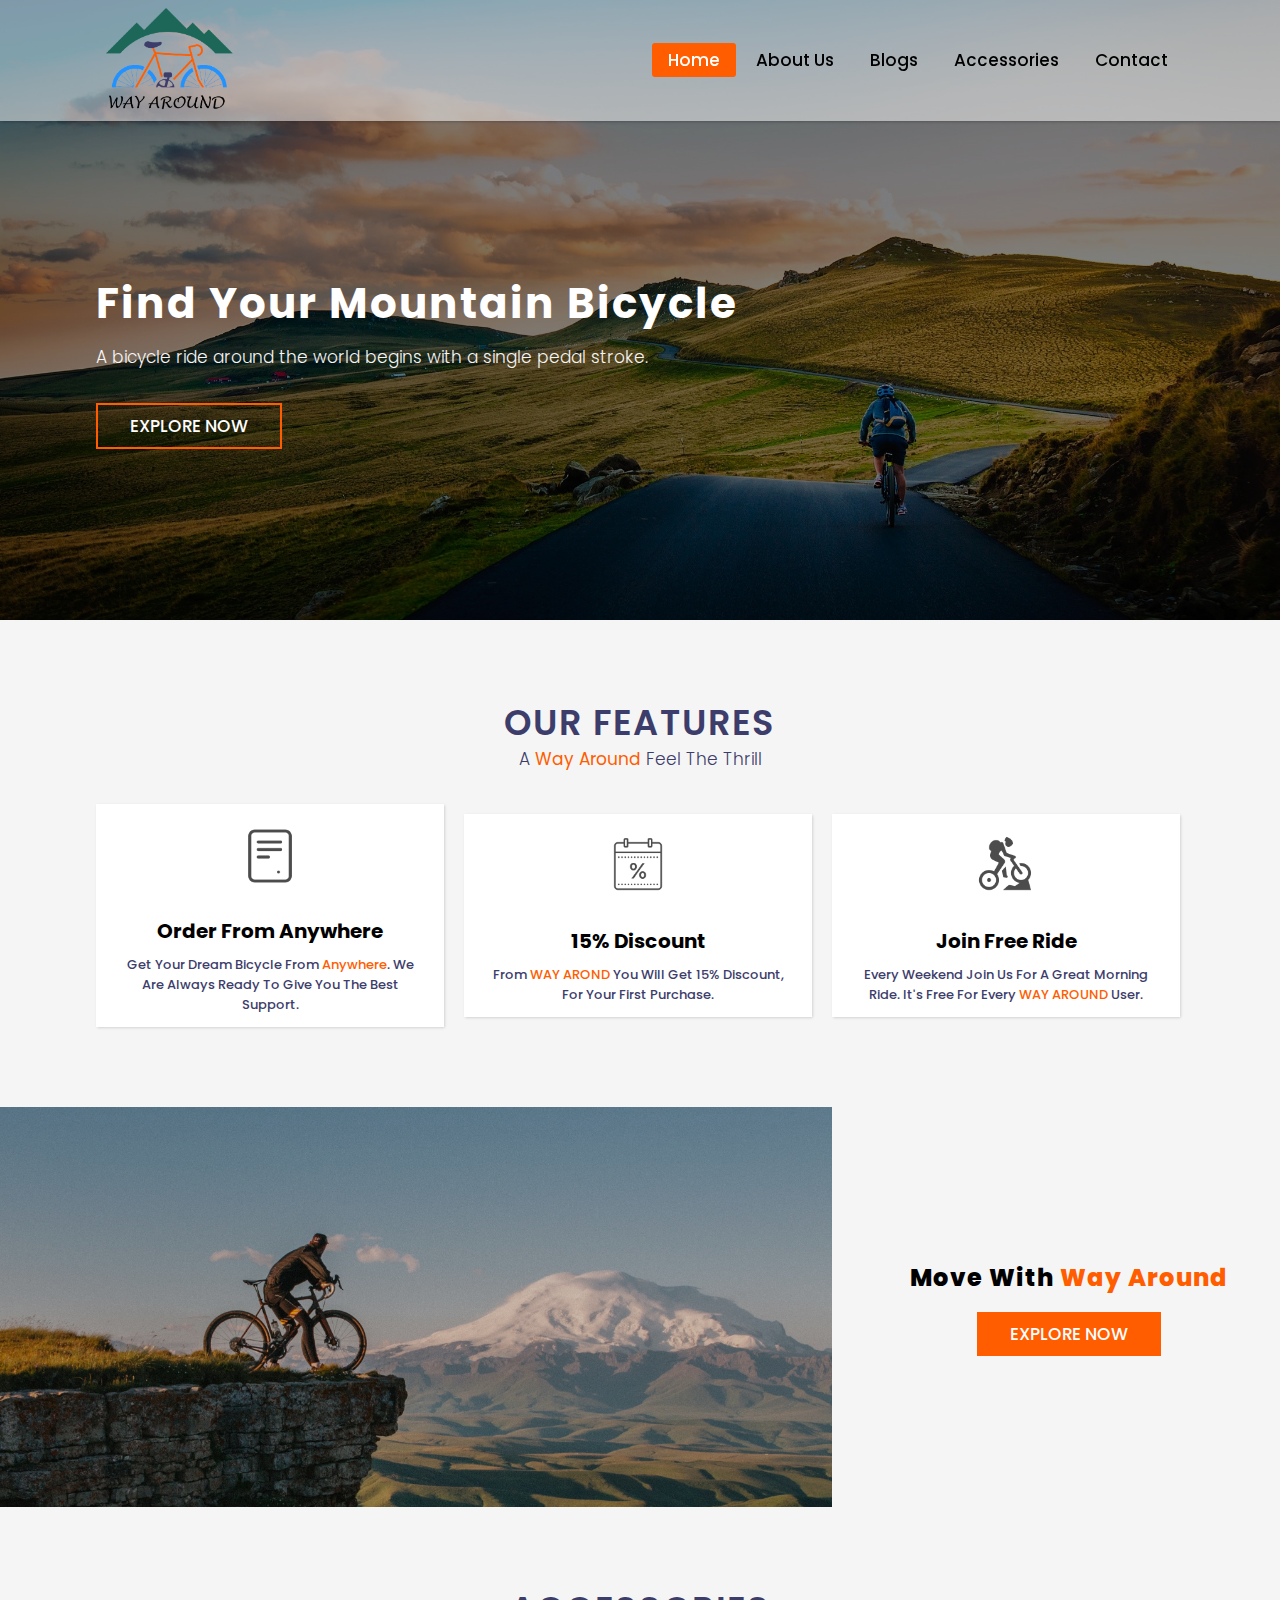
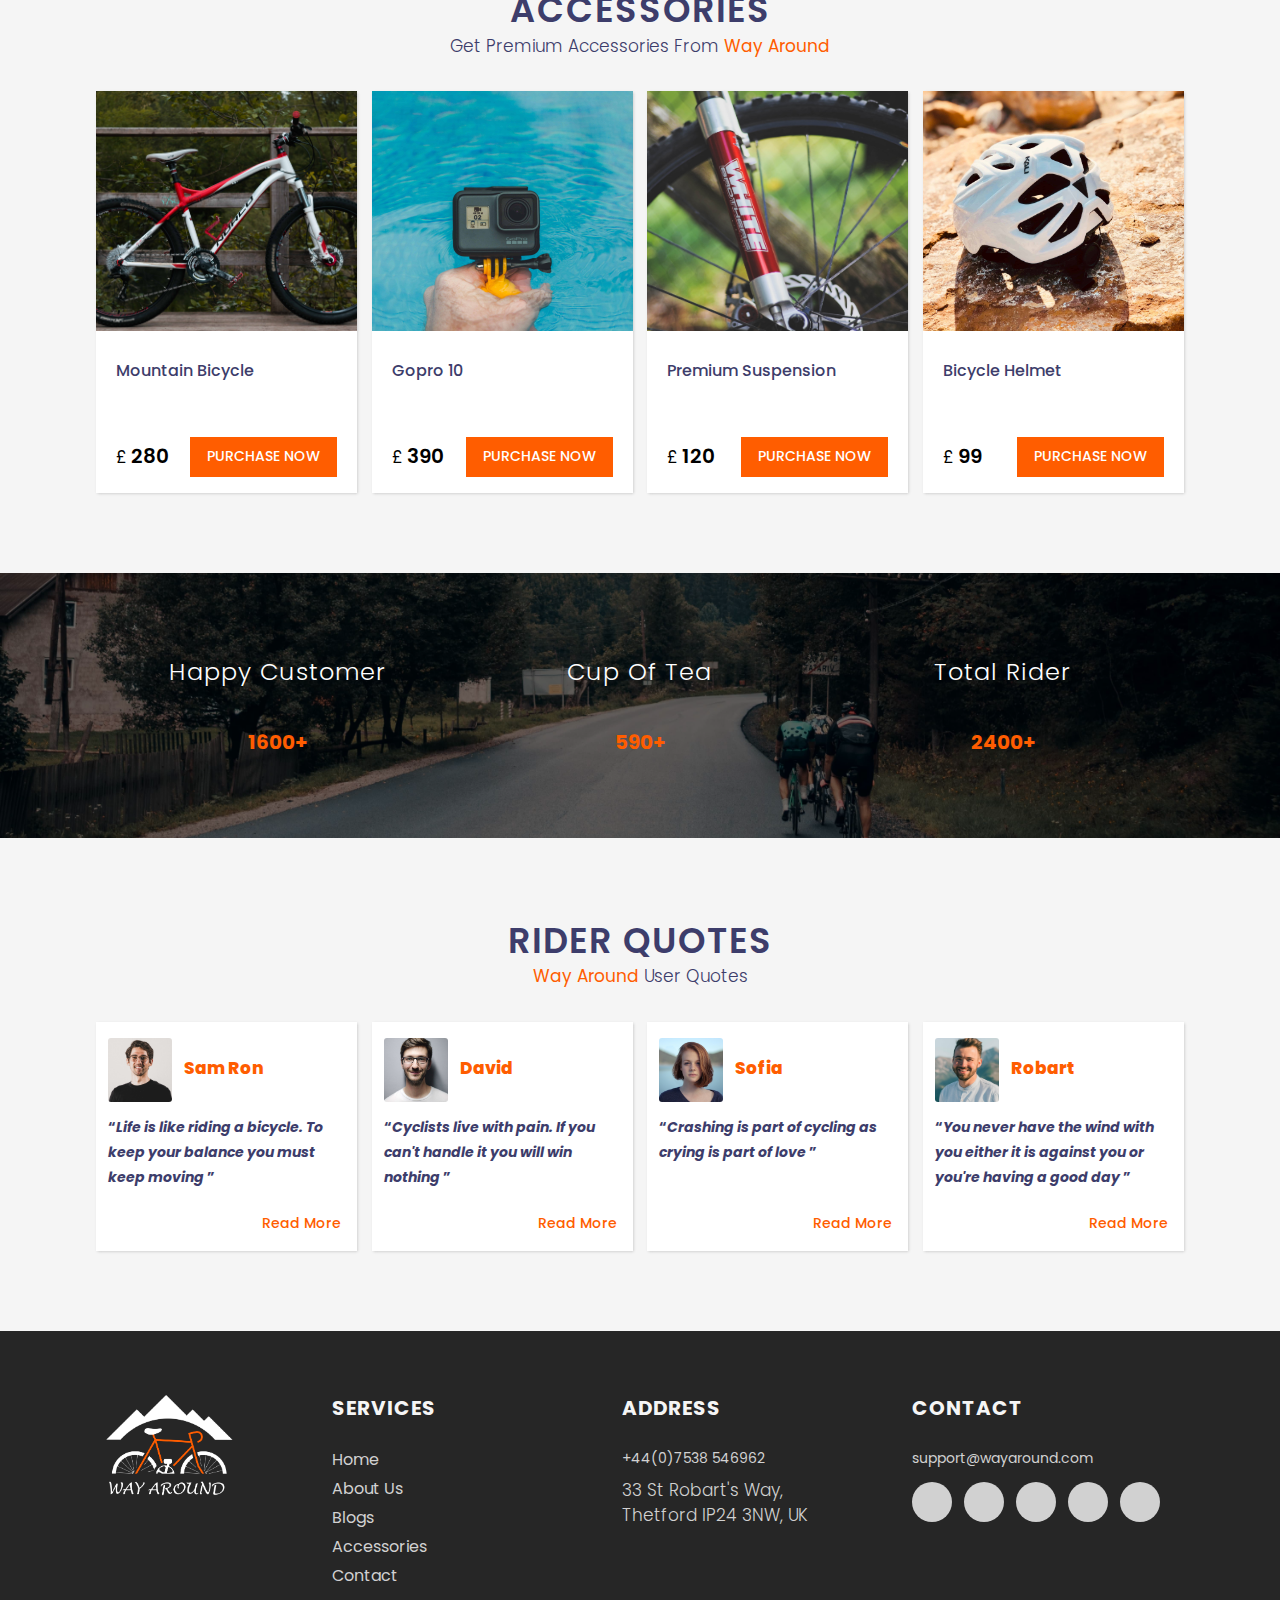
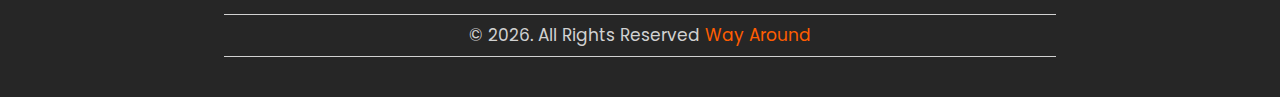
<file: index.html>
<!DOCTYPE html>
<html lang="en">
<head>
    <meta charset="UTF-8">
    <meta http-equiv="X-UA-Compatible" content="IE=edge">
    <meta name="viewport" content="width=device-width, initial-scale=1.0">
    <!-- Title -->
    <title>Home | Way Around</title>

    <!-- Favicon -->
    <link rel="icon" href="images/logo.png">

    <!-- Font family -->
    <link href="https://fonts.googleapis.com/css2?family=Poppins:wght@100;200;300;400;500;600;700;800;900&display=swap" rel="stylesheet">

    <!-- Font awesome icons -->
    <link rel="stylesheet" href="https://cdnjs.cloudflare.com/ajax/libs/font-awesome/6.2.1/css/all.min.css" integrity="sha512-MV7K8+y+gLIBoVD59lQIYicR65iaqukzvf/nwasF0nqhPay5w/9lJmVM2hMDcnK1OnMGCdVK+iQrJ7lzPJQd1w==" crossorigin="anonymous" referrerpolicy="no-referrer" />

    <!-- Main css -->
    <link rel="stylesheet" href="css/style.css">
</head>
<body>
    <!-- Header area start -->
    <header id="main-header" class="main-header">
        <div class="container">
            <nav>
                <div class="logo">
                    <a href="index.html">
                        <img src="images/logo.png" alt="Logo"/>
                    </a>
                </div>
                <div class="main-menu">
                    <ul>
                        <li>
                            <a href="index.html" class="active">home</a>
                        </li>
                        <li>
                            <a href="about.html">about us</a>
                        </li>
                        <li>
                            <a href="blog.html">blogs</a>
                        </li>
                        <li>
                            <a href="accessories.html">accessories</a>
                        </li>
                        <li>
                            <a href="contact.html">contact</a>
                        </li>
                    </ul>
                </div>
            </nav>
        </div>
    </header>
    <!-- Header area end -->

    <!-- Hero area start -->
    <main id="hero-area">
        <div class="container">
            <div class="d-flex">
                <div class="heading-content">
                    <h1>find your mountain bicycle</h1>
                    <p>A bicycle ride around the world begins with a single pedal stroke.</p>
                    <div class="btn">
                        <a href="/accessories.html">explore now</a>
                    </div>
                </div>
            </div>
        </div>
    </main>
    <!-- Hero area end -->

    <!-- Features area start -->
    <section id="feature" class="section-padding">
        <div class="container">
            <header class="section-intro">
                <h2>our features</h2>
                <p>a <span>way around</span> feel the thrill</p>
            </header>
            <div class="d-flex gap-form-heading">
                <div class="feature-content">
                    <div class="img">
                        <img src="images/feature-one.png" alt="Order-card image"/>
                    </div>
                    <div class="text">
                        <h5>order from anywhere</h5>
                        <p>get your dream bicycle from <span>anywhere</span>. we are always ready to give you the best support.</p>
                    </div>
                </div>
                <div class="feature-content">
                    <div class="img">
                        <img src="images/feature-two.png" alt="discount image"/>
                    </div>
                    <div class="text">
                        <h5>15% discount</h5>
                        <p>From <span>WAY AROND</span> you will get 15% discount, for your first purchase.</p>
                    </div>
                </div>
                <div class="feature-content">
                    <div class="img">
                        <img src="images/feature-there.png" alt="cycle image"/>
                    </div>
                    <div class="text">
                        <h5>join free ride</h5>
                        <p>every weekend join us for a great morning ride. it's free for every <span>WAY AROUND</span> user.</p>
                    </div>
                </div>
            </div>
        </div>
    </section>
    <!-- Features area end -->

    <!-- Action banner area start -->
    <section id="action-banner">
        <div class="d-flex">
            <div class="action-banner-img"></div>
            <div class="banner-action">
                <h4>Move with <span>way around</span></h4>
                <div class="btn">
                    <a href="/accessories.html">explore now</a>
                </div>
            </div>
        </div>
    </section>
    <!-- Action banner area end -->

    <!-- Accessories area start -->
    <section id="widget" class="section-padding">
        <div class="container">
            <header class="section-intro">
                <h2>accessories</h2>
                <p>get premium accessories from <span>way around</span></p>
            </header>
            <div class="d-flex gap-form-heading">
                <div class="accessories-content">
                    <div class="img">
                        <img src="images/acc1.jpg" alt="cycle image"/>
                    </div>
                    <div class="text">
                        <h6>mountain bicycle</h6>
                        <div class="product-rating">
                            <ul>
                                <li><i class="fa-solid fa-star"></i></li>
                                <li><i class="fa-solid fa-star"></i></li>
                                <li><i class="fa-solid fa-star"></i></li>
                                <li><i class="fa-solid fa-star"></i></li>
                                <li><i class="fa-solid fa-star-half"></i></li>
                            </ul>
                        </div>
                        <div class="widget-flex">
                            <span class="price"> 
                                <span class="currency">£</span>
                                <span class="amount">280</span>
                            </span>
                            <div class="btn">
                                <a href="#">
                                    purchase now
                                </a>
                            </div>
                        </div>
                    </div>
                </div>
                <div class="accessories-content">
                    <div class="img">
                        <img src="images/acc2.jpg" alt="cycle image"/>
                    </div>
                    <div class="text">
                        <h6>gopro 10</h6>
                        <div class="product-rating">
                            <ul>
                                <li><i class="fa-solid fa-star"></i></li>
                                <li><i class="fa-solid fa-star"></i></li>
                                <li><i class="fa-solid fa-star"></i></li>
                                <li><i class="fa-solid fa-star"></i></li>
                                <li><i class="fa-solid fa-star-half"></i></li>
                            </ul>
                        </div>
                        <div class="widget-flex">
                            <span class="price"> 
                                <span class="currency">£</span>
                                <span class="amount">390</span>
                            </span>
                            <div class="btn">
                                <a href="#">
                                    purchase now
                                </a>
                            </div>
                        </div>
                    </div>
                </div>
                <div class="accessories-content">
                    <div class="img">
                        <img src="images/acc3.jpg" alt="cycle image"/>
                    </div>
                    <div class="text">
                        <h6>premium suspension</h6>
                        <div class="product-rating">
                            <ul>
                                <li><i class="fa-solid fa-star"></i></li>
                                <li><i class="fa-solid fa-star"></i></li>
                                <li><i class="fa-solid fa-star"></i></li>
                                <li><i class="fa-solid fa-star"></i></li>
                                <li><i class="fa-solid fa-star-half"></i></li>
                            </ul>
                        </div>
                        <div class="widget-flex">
                            <span class="price"> 
                                <span class="currency">£</span>
                                <span class="amount">120</span>
                            </span>
                            <div class="btn">
                                <a href="#">
                                    purchase now
                                </a>
                            </div>
                        </div>
                    </div>
                </div>
                <div class="accessories-content">
                    <div class="img">
                        <img src="images/acc4.jpg" alt="cycle image"/>
                    </div>
                    <div class="text">
                        <h6>bicycle helmet</h6>
                        <div class="product-rating">
                            <ul>
                                <li><i class="fa-solid fa-star"></i></li>
                                <li><i class="fa-solid fa-star"></i></li>
                                <li><i class="fa-solid fa-star"></i></li>
                                <li><i class="fa-solid fa-star"></i></li>
                                <li><i class="fa-solid fa-star-half"></i></li>
                            </ul>
                        </div>
                        <div class="widget-flex">
                            <span class="price"> 
                                <span class="currency">£</span>
                                <span class="amount">99</span>
                            </span>
                            <div class="btn">
                                <a href="#">
                                    purchase now
                                </a>
                            </div>
                        </div>
                    </div>
                </div>
            </div>
        </div>
    </section>
    <!-- Accessories area end -->

    <!-- Customer area start -->
    <section id="customer">
        <div class="container">
            <div class="d-flex">
                <div class="customer-content">
                    <h4>happy customer</h4>
                    <span class="icon">
                        <i class="fa-solid fa-face-smile-beam"></i>
                    </span>
                    <span class="quantity">1600+</span>
                </div>
                <div class="customer-content">
                    <h4>cup of tea</h4>
                    <span class="icon">
                        <i class="fa-solid fa-mug-hot"></i>
                    </span>
                    <span class="quantity">590+</span>
                </div>
                <div class="customer-content">
                    <h4>total rider</h4>
                    <span class="icon">
                        <i class="fa-solid fa-person-biking"></i>
                    </span>
                    <span class="quantity">2400+</span>
                </div>
            </div>
        </div>
    </section>
    <!-- Customer area end -->

    <!-- Rider articles area start -->
    <article class="section-padding">
        <div class="container">
            <header class="section-intro">
                <h2>rider quotes</h2>
                <p><span>way around</span> user quotes</p>
            </header>
            <div class="d-flex gap-form-heading">
                <div class="article-content">
                    <div class="rider-img">
                        <img src="images/rider1.jpg" alt="rider image"/>
                        <span class="name">sam ron</span>
                    </div>
                    <div class="quotes">
                        <q><em>Life is like riding a bicycle. To keep your balance you must keep moving </em></q>
                    </div>
                    <div class="quotes-link">
                        <a href="#">
                            <span>read more</span>
                            <span><i class="fa-solid fa-angles-right"></i></span>
                        </a>
                    </div>
                </div>
                <div class="article-content">
                    <div class="rider-img">
                        <img src="images/rider2.jpg" alt="rider image"/>
                        <span class="name">david</span>
                    </div>
                    <div class="quotes">
                        <q><em>Cyclists live with pain. If you can't handle it you will win nothing </em></q>
                    </div>
                    <div class="quotes-link">
                        <a href="#">
                            <span>read more</span>
                            <span><i class="fa-solid fa-angles-right"></i></span>
                        </a>
                    </div>
                </div>
                <div class="article-content">
                    <div class="rider-img">
                        <img src="images/rider3.jpg" alt="rider image"/>
                        <span class="name">sofia</span>
                    </div>
                    <div class="quotes">
                        <q><em>Crashing is part of cycling as crying is part of love </em></q>
                    </div>
                    <div class="quotes-link">
                        <a href="#">
                            <span>read more</span>
                            <span><i class="fa-solid fa-angles-right"></i></span>
                        </a>
                    </div>
                </div>
                <div class="article-content">
                    <div class="rider-img">
                        <img src="images/rider4.jpg" alt="rider image"/>
                        <span class="name">robart</span>
                    </div>
                    <div class="quotes">
                        <q><em>You never have the wind with you either it is against you or you're having a good day </em></q>
                    </div>
                    <div class="quotes-link">
                        <a href="#">
                            <span>read more</span>
                            <span><i class="fa-solid fa-angles-right"></i></span>
                        </a>
                    </div>
                </div>
            </div>
        </div>
    </article>
    <!-- Rider articles area end -->

    <!-- Footer area start -->
    <footer>
        <div class="container">
            <div class="d-flex">
                <div class="footer-logo">
                    <a href="/index.html">
                        <img src="images/footer-logo.png" alt="footer-logo"/>
                    </a>
                </div>
                <div class="footer-content">
                    <div class="heading">
                        <h5>services</h5>
                    </div>
                    <div class="service-list">
                        <ul>
                            <li>
                                <a href="/index.html">home</a>
                            </li>
                            <li>
                                <a href="/about.html">about us</a>
                            </li>
                            <li>
                                <a href="/blog.html">blogs</a>
                            </li>
                            <li>
                                <a href="/accessories.html">accessories</a>
                            </li>
                            <li>
                                <a href="/contact.html">contact</a>
                            </li>
                        </ul>
                    </div>
                </div>
                <div class="footer-content">
                    <div class="heading">
                        <h5>address</h5>
                    </div>
                    <div class="phone">
                        <a href="tel:+4407538546962">
                            <i class="fa-solid fa-phone"></i>
                            +44(0)7538 546962
                        </a>
                    </div>
                    <address>
                        33 St Robart's Way, <br> Thetford IP24 3NW, UK
                    </address>
                </div>
                <div class="footer-content">
                    <div class="heading">
                        <h5>contact</h5>
                    </div>
                    <div class="mail">
                        <a href="mailto:support@wayaround.com">
                            <i class="fa-solid fa-envelope"></i>
                            support@wayaround.com
                        </a>
                    </div>
                    <div class="social-list">
                        <ul>
                            <li>
                                <a href="#">
                                    <i class="fa-brands fa-facebook-f"></i>
                                </a>
                            </li>
                            <li>
                                <a href="#">
                                    <i class="fa-brands fa-instagram"></i>
                                </a>
                            </li>
                            <li>
                                <a href="#">
                                    <i class="fa-brands fa-square-twitter"></i>
                                </a>
                            </li>
                            <li>
                                <a href="#">
                                    <i class="fa-brands fa-linkedin"></i>
                                </a>
                            </li>
                            <li>
                                <a href="#">
                                    <i class="fa-brands fa-square-behance"></i>
                                </a>
                            </li>
                        </ul>
                    </div>
                </div>
            </div>
        </div>
        <div class="container small">
            <div class="copyright-text">
               <p>
                &copy; <span class="current-year"></span>. All Rights Reserved <a href="/index.html">Way Around</a>
               </p>
            </div>
        </div>
    </footer>
    <!-- Footer area end -->
    
    <!-- Main script -->
    <script src="js/script.js"></script>
</body>
</html>
</file>
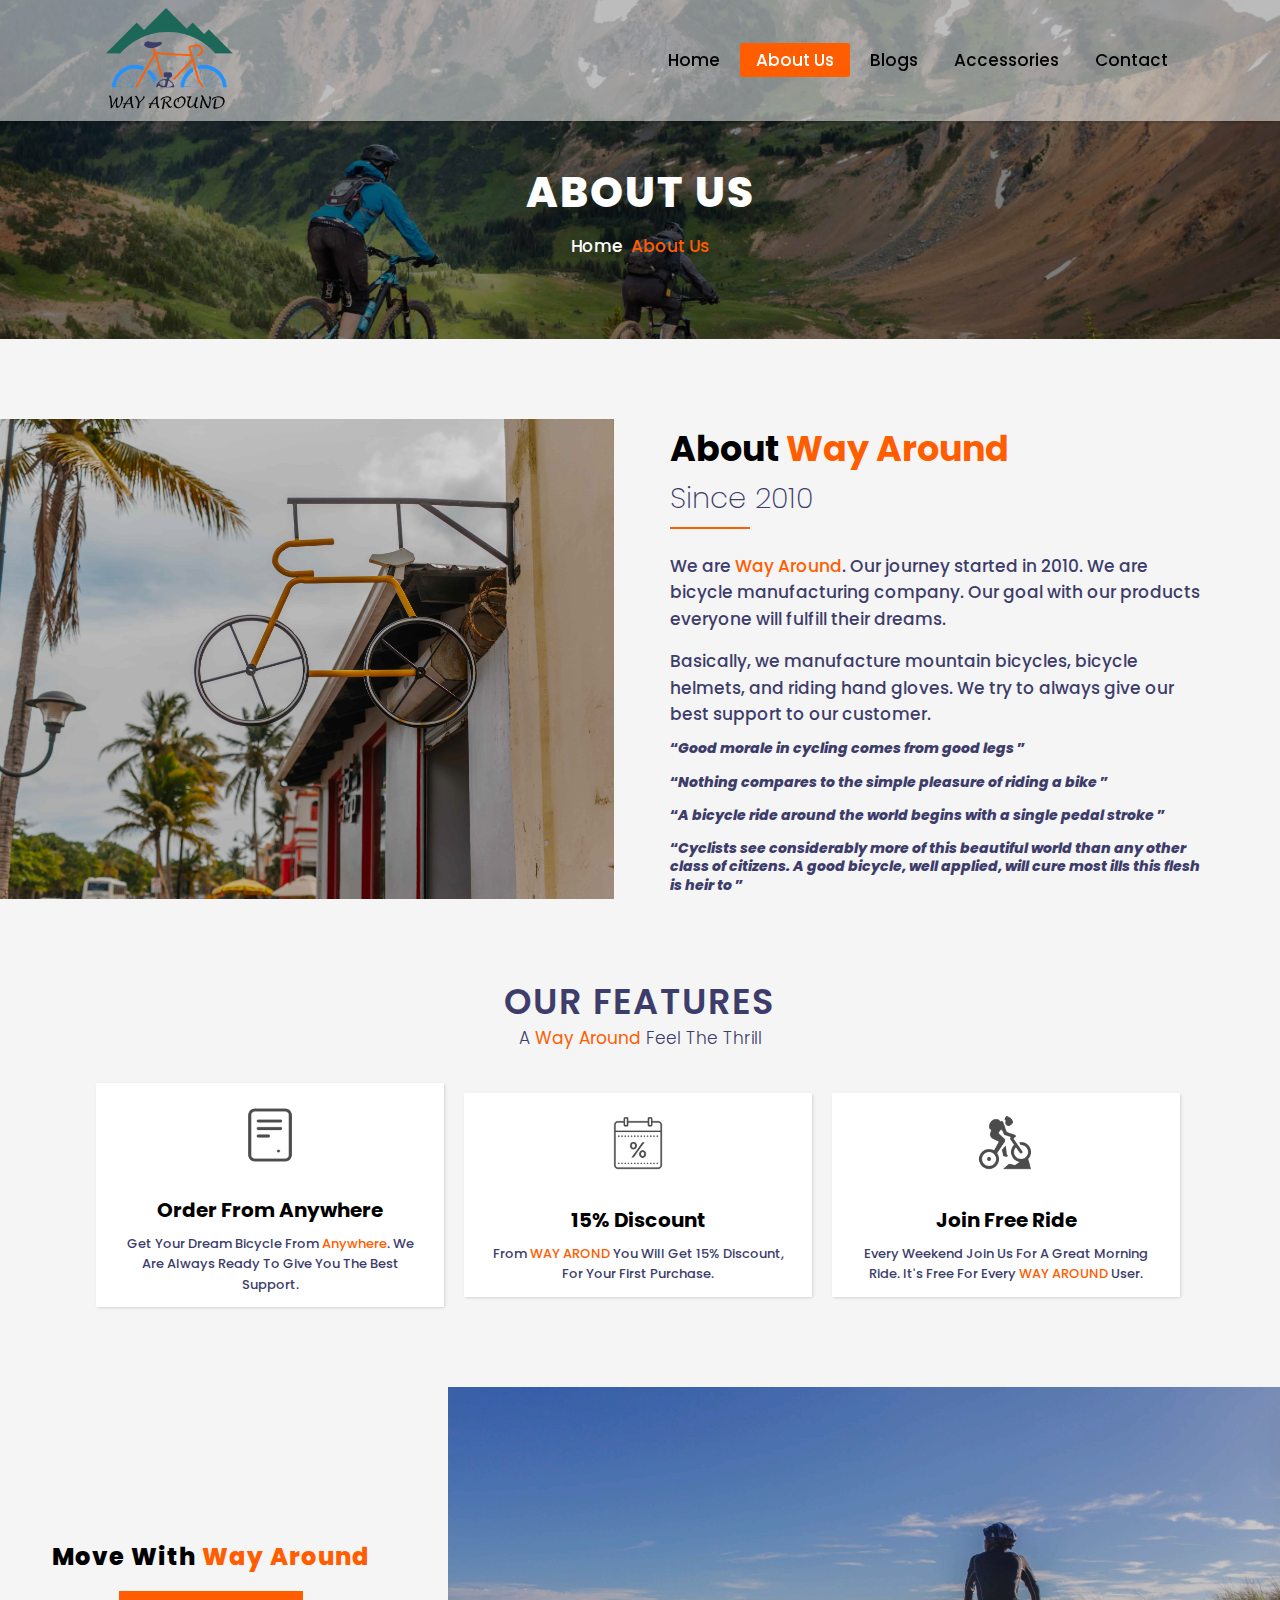
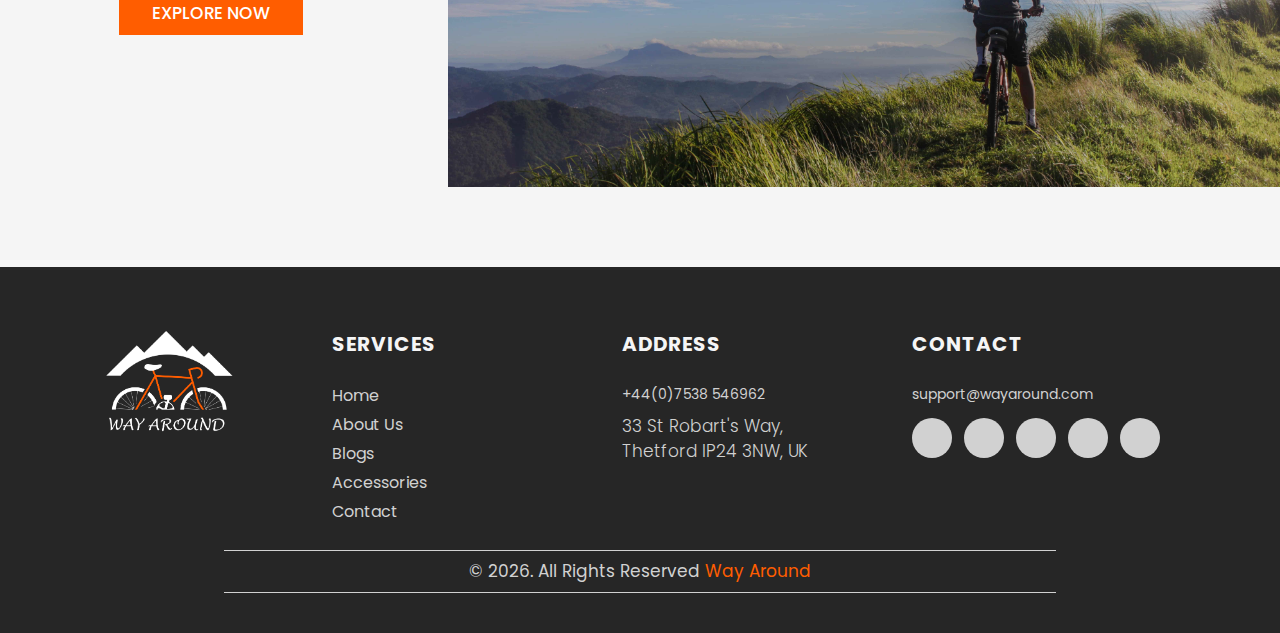
<file: about.html>
<!DOCTYPE html>
<html lang="en">
<head>
    <meta charset="UTF-8">
    <meta http-equiv="X-UA-Compatible" content="IE=edge">
    <meta name="viewport" content="width=device-width, initial-scale=1.0">
    <!-- Title -->
    <title>About | Way Around</title>

    <!-- Favicon -->
    <link rel="icon" href="images/logo.png">

    <!-- Font family -->
    <link href="https://fonts.googleapis.com/css2?family=Poppins:wght@100;200;300;400;500;600;700;800;900&display=swap" rel="stylesheet">

    <!-- Font awesome icons -->
    <link rel="stylesheet" href="https://cdnjs.cloudflare.com/ajax/libs/font-awesome/6.2.1/css/all.min.css" integrity="sha512-MV7K8+y+gLIBoVD59lQIYicR65iaqukzvf/nwasF0nqhPay5w/9lJmVM2hMDcnK1OnMGCdVK+iQrJ7lzPJQd1w==" crossorigin="anonymous" referrerpolicy="no-referrer" />

    <!-- Main css -->
    <link rel="stylesheet" href="css/style.css">
</head>
<body>
    <!-- Header area start -->
    <header id="main-header" class="main-header">
        <div class="container">
            <nav>
                <div class="logo">
                    <a href="index.html">
                        <img src="images/logo.png" alt="Logo"/>
                    </a>
                </div>
                <div class="main-menu">
                    <ul>
                        <li>
                            <a href="index.html">home</a>
                        </li>
                        <li>
                            <a href="about.html" class="active">about us</a>
                        </li>
                        <li>
                            <a href="blog.html">blogs</a>
                        </li>
                        <li>
                            <a href="accessories.html">accessories</a>
                        </li>
                        <li>
                            <a href="contact.html">contact</a>
                        </li>
                    </ul>
                </div>
            </nav>
        </div>
    </header>
    <!-- Header area end -->

    <!-- Page banner area start -->
    <section id="page-banner">
        <div class="container">
            <div class="page-intro">
                <h1>about us</h1>
                <ul>
                    <li>
                        <span>
                            <a href="index.html">home <i class="fa-solid fa-chevron-right"></i></a>
                        </span>
                    </li>
                    <li>
                        <span>about us</span>
                    </li>
                </ul>
            </div>
        </div>
    </section>
    <!-- Page banner area end -->

    <!-- about area start -->
    <main id="about">
        <div class="d-flex">
            <div class="about-content">
                <div class="banner"></div>
            </div>
            <div class="about-content">
                <div class="banner-text">
                    <div class="banner-text-heading">
                        <h2>about <span>way around</span></h2>
                        <h3>since 2010</h3>
                    </div>
                    <p>We are <span>way around</span>. Our journey started in 2010. We are bicycle manufacturing company. Our goal with our products everyone will fulfill their dreams.</p>
                    <p class="small-margin-top">Basically, we manufacture mountain bicycles, bicycle helmets, and riding hand gloves. We try to always give our best support to our customer.</p>
                    <p><q><em>Good morale in cycling comes from good legs </em></q></p>
                    <p><q><em>Nothing compares to the simple pleasure of riding a bike </em></q></p>
                    <p><q><em>A bicycle ride around the world begins with a single pedal stroke </em></q></p>
                    <p><q><em>Cyclists see considerably more of this beautiful world than any other class of citizens. A good bicycle, well applied, will cure most ills this flesh is heir to </em></q></p>
                </div>
            </div>
        </div>
    </main>
    <!-- about area end -->

    <!-- Features area start -->
    <section id="feature" class="section-padding">
        <div class="container">
            <header class="section-intro">
                <h2>our features</h2>
                <p>a <span>way around</span> feel the thrill</p>
            </header>
            <div class="d-flex gap-form-heading">
                <div class="feature-content">
                    <div class="img">
                        <img src="images/feature-one.png" alt="Order-card image"/>
                    </div>
                    <div class="text">
                        <h5>order from anywhere</h5>
                        <p>get your dream bicycle from <span>anywhere</span>. we are always ready to give you the best support.</p>
                    </div>
                </div>
                <div class="feature-content">
                    <div class="img">
                        <img src="images/feature-two.png" alt="discount image"/>
                    </div>
                    <div class="text">
                        <h5>15% discount</h5>
                        <p>From <span>WAY AROND</span> you will get 15% discount, for your first purchase.</p>
                    </div>
                </div>
                <div class="feature-content">
                    <div class="img">
                        <img src="images/feature-there.png" alt="cycle image"/>
                    </div>
                    <div class="text">
                        <h5>join free ride</h5>
                        <p>every weekend join us for a great morning ride. it's free for every <span>WAY AROUND</span> user.</p>
                    </div>
                </div>
            </div>
        </div>
    </section>
    <!-- Features area end -->

    <!-- Action banner area start -->
    <section id="action-banner" class="margin-bottom">
        <div class="d-flex">
            <div class="banner-action">
                <h4>Move with <span>way around</span></h4>
                <div class="btn">
                    <a href="/accessories.html">explore now</a>
                </div>
            </div>
            <div class="about-action-banner-img"></div>
        </div>
    </section>
    <!-- Action banner area end -->

    <!-- Footer area start -->
    <footer>
        <div class="container">
            <div class="d-flex">
                <div class="footer-logo">
                    <a href="/index.html">
                        <img src="images/footer-logo.png" alt="footer-logo"/>
                    </a>
                </div>
                <div class="footer-content">
                    <div class="heading">
                        <h5>services</h5>
                    </div>
                    <div class="service-list">
                        <ul>
                            <li>
                                <a href="/index.html">home</a>
                            </li>
                            <li>
                                <a href="/about.html">about us</a>
                            </li>
                            <li>
                                <a href="/blog.html">blogs</a>
                            </li>
                            <li>
                                <a href="/accessories.html">accessories</a>
                            </li>
                            <li>
                                <a href="/contact.html">contact</a>
                            </li>
                        </ul>
                    </div>
                </div>
                <div class="footer-content">
                    <div class="heading">
                        <h5>address</h5>
                    </div>
                    <div class="phone">
                        <a href="tel:+4407538546962">
                            <i class="fa-solid fa-phone"></i>
                            +44(0)7538 546962
                        </a>
                    </div>
                    <address>
                        33 St Robart's Way, <br> Thetford IP24 3NW, UK
                    </address>
                </div>
                <div class="footer-content">
                    <div class="heading">
                        <h5>contact</h5>
                    </div>
                    <div class="mail">
                        <a href="mailto:support@wayaround.com">
                            <i class="fa-solid fa-envelope"></i>
                            support@wayaround.com
                        </a>
                    </div>
                    <div class="social-list">
                        <ul>
                            <li>
                                <a href="#">
                                    <i class="fa-brands fa-facebook-f"></i>
                                </a>
                            </li>
                            <li>
                                <a href="#">
                                    <i class="fa-brands fa-instagram"></i>
                                </a>
                            </li>
                            <li>
                                <a href="#">
                                    <i class="fa-brands fa-square-twitter"></i>
                                </a>
                            </li>
                            <li>
                                <a href="#">
                                    <i class="fa-brands fa-linkedin"></i>
                                </a>
                            </li>
                            <li>
                                <a href="#">
                                    <i class="fa-brands fa-square-behance"></i>
                                </a>
                            </li>
                        </ul>
                    </div>
                </div>
            </div>
        </div>
        <div class="container small">
            <div class="copyright-text">
               <p>
                &copy; <span class="current-year"></span>. All Rights Reserved <a href="/index.html">Way Around</a>
               </p>
            </div>
        </div>
    </footer>
    <!-- Footer area end -->
    
    <!-- Main script -->
    <script src="js/script.js"></script>
</body>
</html>
</file>
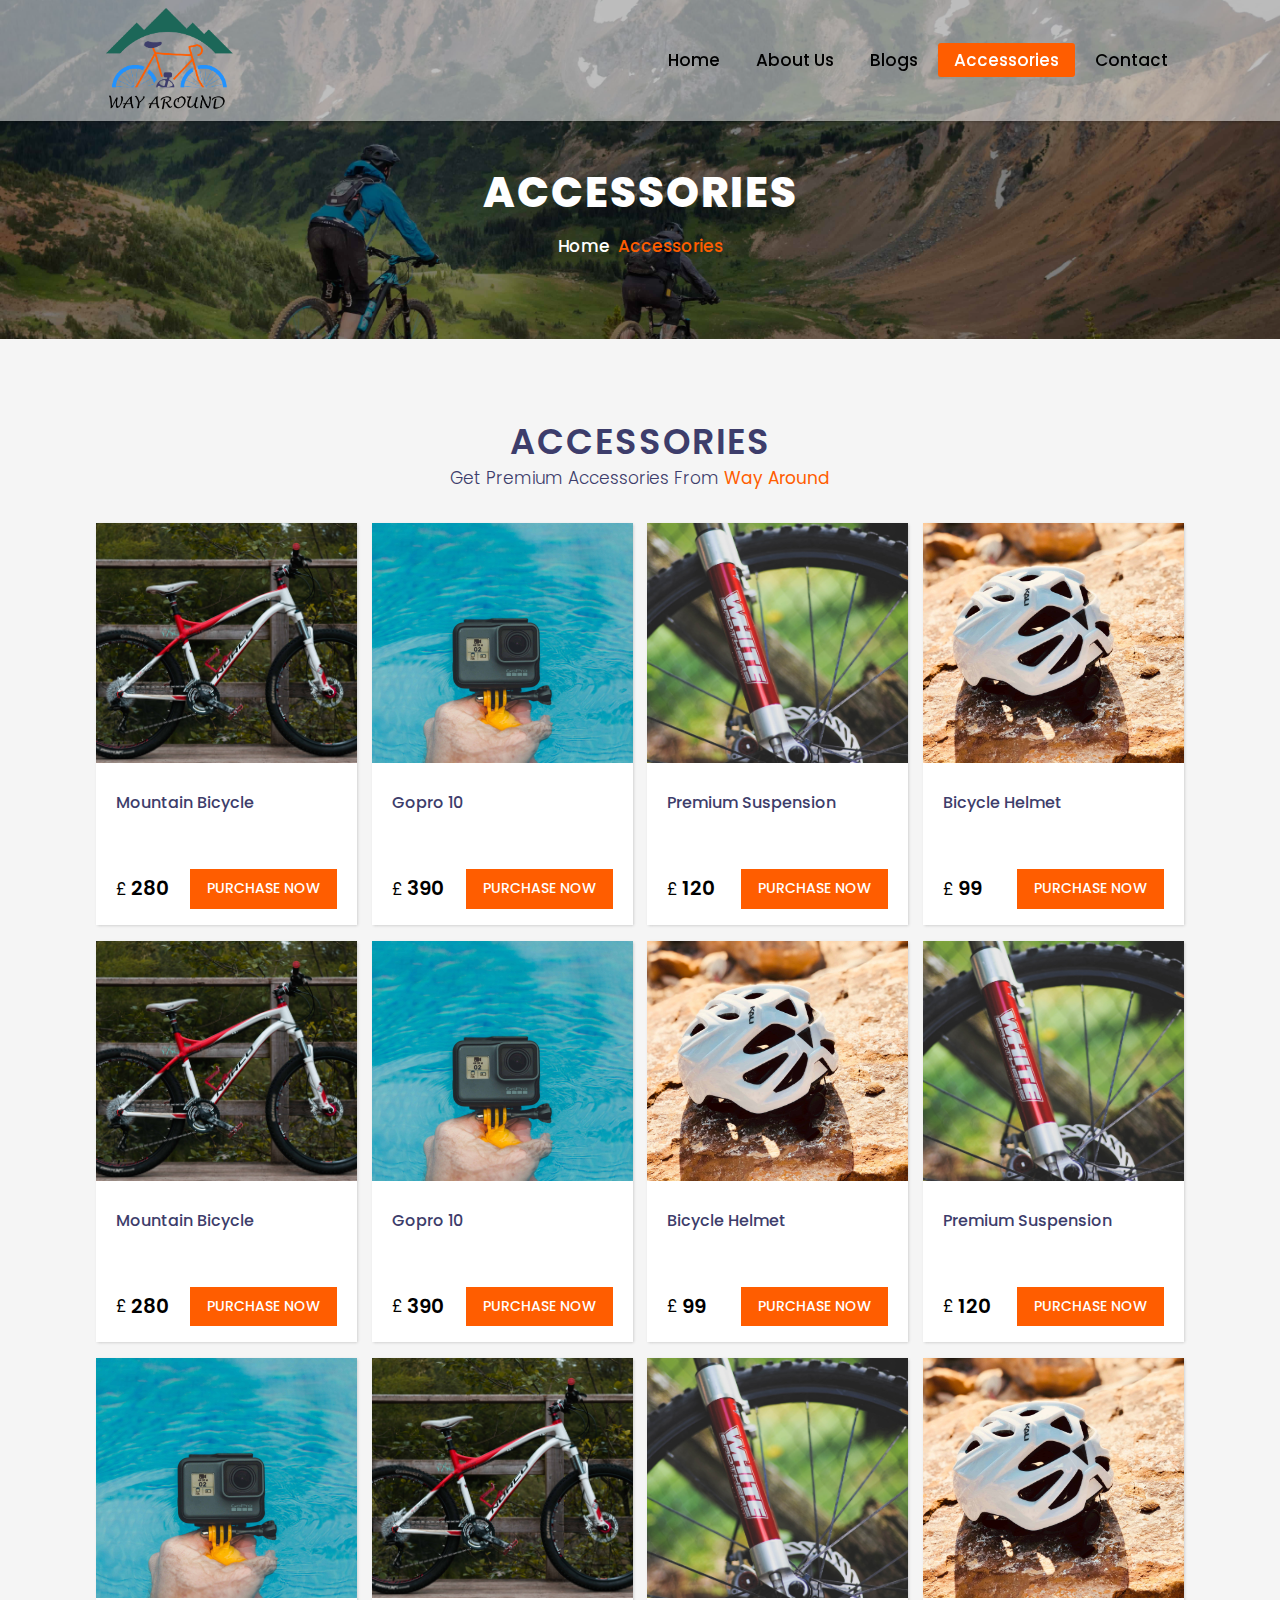
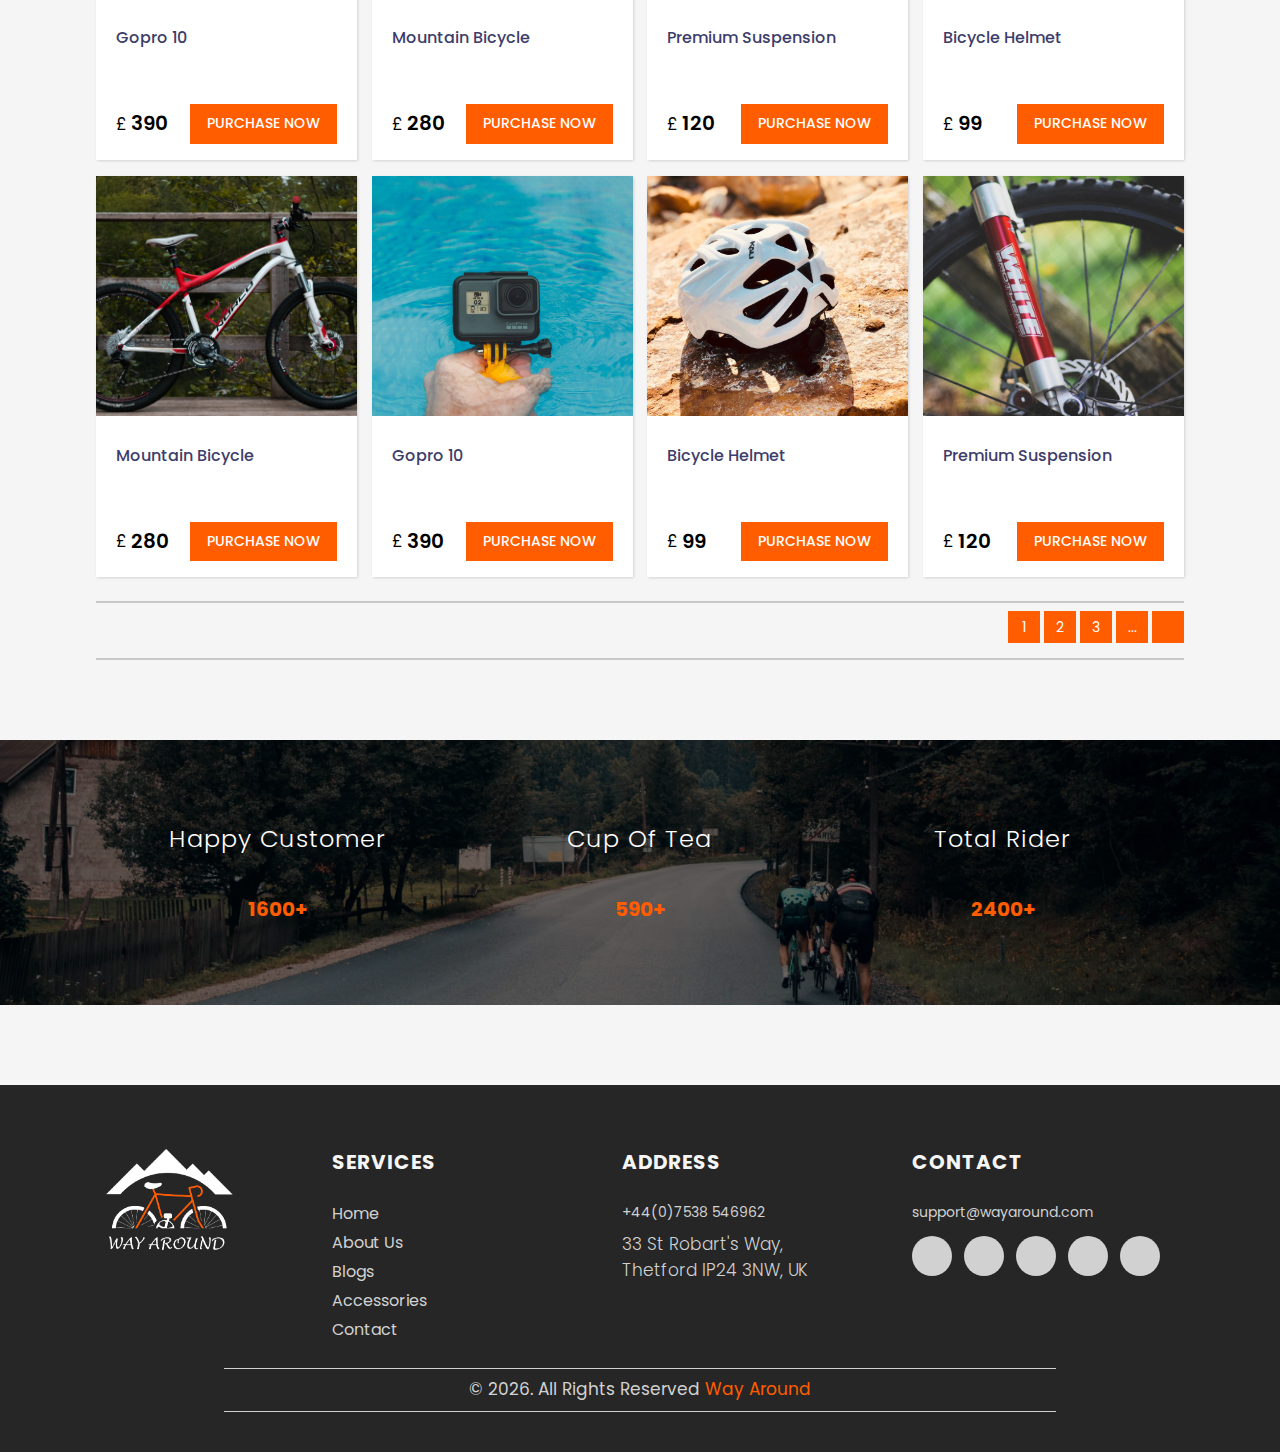
<file: accessories.html>
<!DOCTYPE html>
<html lang="en">
<head>
    <meta charset="UTF-8">
    <meta http-equiv="X-UA-Compatible" content="IE=edge">
    <meta name="viewport" content="width=device-width, initial-scale=1.0">
    <!-- Title -->
    <title>Accessories | Way Around</title>

    <!-- Favicon -->
    <link rel="icon" href="images/logo.png">

    <!-- Font family -->
    <link href="https://fonts.googleapis.com/css2?family=Poppins:wght@100;200;300;400;500;600;700;800;900&display=swap" rel="stylesheet">

    <!-- Font awesome icons -->
    <link rel="stylesheet" href="https://cdnjs.cloudflare.com/ajax/libs/font-awesome/6.2.1/css/all.min.css" integrity="sha512-MV7K8+y+gLIBoVD59lQIYicR65iaqukzvf/nwasF0nqhPay5w/9lJmVM2hMDcnK1OnMGCdVK+iQrJ7lzPJQd1w==" crossorigin="anonymous" referrerpolicy="no-referrer" />

    <!-- Main css -->
    <link rel="stylesheet" href="css/style.css">
</head>
<body>
    <!-- Header area start -->
    <header id="main-header" class="main-header">
        <div class="container">
            <nav>
                <div class="logo">
                    <a href="index.html">
                        <img src="images/logo.png" alt="Logo"/>
                    </a>
                </div>
                <div class="main-menu">
                    <ul>
                        <li>
                            <a href="index.html">home</a>
                        </li>
                        <li>
                            <a href="about.html">about us</a>
                        </li>
                        <li>
                            <a href="blog.html">blogs</a>
                        </li>
                        <li>
                            <a href="accessories.html" class="active">accessories</a>
                        </li>
                        <li>
                            <a href="contact.html">contact</a>
                        </li>
                    </ul>
                </div>
            </nav>
        </div>
    </header>
    <!-- Header area end -->

    <!-- Page banner area start -->
    <section id="page-banner">
        <div class="container">
            <div class="page-intro">
                <h1>accessories</h1>
                <ul>
                    <li>
                        <span>
                            <a href="index.html">home <i class="fa-solid fa-chevron-right"></i></a>
                        </span>
                    </li>
                    <li>
                        <span>accessories</span>
                    </li>
                </ul>
            </div>
        </div>
    </section>
    <!-- Page banner area end -->

    <!-- Accessories area start -->
    <section id="widget" class="section-padding">
        <div class="container">
            <header class="section-intro">
                <h2>accessories</h2>
                <p>get premium accessories from <span>way around</span></p>
            </header>
            <div class="d-flex gap-form-heading">
                <div class="accessories-content">
                    <div class="img">
                        <img src="images/acc1.jpg" alt="cycle image"/>
                    </div>
                    <div class="text">
                        <h6>mountain bicycle</h6>
                        <div class="product-rating">
                            <ul>
                                <li><i class="fa-solid fa-star"></i></li>
                                <li><i class="fa-solid fa-star"></i></li>
                                <li><i class="fa-solid fa-star"></i></li>
                                <li><i class="fa-solid fa-star"></i></li>
                                <li><i class="fa-solid fa-star-half"></i></li>
                            </ul>
                        </div>
                        <div class="widget-flex">
                            <span class="price"> 
                                <span class="currency">£</span>
                                <span class="amount">280</span>
                            </span>
                            <div class="btn">
                                <a href="#">
                                    purchase now
                                </a>
                            </div>
                        </div>
                    </div>
                </div>
                <div class="accessories-content">
                    <div class="img">
                        <img src="images/acc2.jpg" alt="cycle image"/>
                    </div>
                    <div class="text">
                        <h6>gopro 10</h6>
                        <div class="product-rating">
                            <ul>
                                <li><i class="fa-solid fa-star"></i></li>
                                <li><i class="fa-solid fa-star"></i></li>
                                <li><i class="fa-solid fa-star"></i></li>
                                <li><i class="fa-solid fa-star"></i></li>
                                <li><i class="fa-solid fa-star-half"></i></li>
                            </ul>
                        </div>
                        <div class="widget-flex">
                            <span class="price"> 
                                <span class="currency">£</span>
                                <span class="amount">390</span>
                            </span>
                            <div class="btn">
                                <a href="#">
                                    purchase now
                                </a>
                            </div>
                        </div>
                    </div>
                </div>
                <div class="accessories-content">
                    <div class="img">
                        <img src="images/acc3.jpg" alt="cycle image"/>
                    </div>
                    <div class="text">
                        <h6>premium suspension</h6>
                        <div class="product-rating">
                            <ul>
                                <li><i class="fa-solid fa-star"></i></li>
                                <li><i class="fa-solid fa-star"></i></li>
                                <li><i class="fa-solid fa-star"></i></li>
                                <li><i class="fa-solid fa-star"></i></li>
                                <li><i class="fa-solid fa-star-half"></i></li>
                            </ul>
                        </div>
                        <div class="widget-flex">
                            <span class="price"> 
                                <span class="currency">£</span>
                                <span class="amount">120</span>
                            </span>
                            <div class="btn">
                                <a href="#">
                                    purchase now
                                </a>
                            </div>
                        </div>
                    </div>
                </div>
                <div class="accessories-content">
                    <div class="img">
                        <img src="images/acc4.jpg" alt="cycle image"/>
                    </div>
                    <div class="text">
                        <h6>bicycle helmet</h6>
                        <div class="product-rating">
                            <ul>
                                <li><i class="fa-solid fa-star"></i></li>
                                <li><i class="fa-solid fa-star"></i></li>
                                <li><i class="fa-solid fa-star"></i></li>
                                <li><i class="fa-solid fa-star"></i></li>
                                <li><i class="fa-solid fa-star-half"></i></li>
                            </ul>
                        </div>
                        <div class="widget-flex">
                            <span class="price"> 
                                <span class="currency">£</span>
                                <span class="amount">99</span>
                            </span>
                            <div class="btn">
                                <a href="#">
                                    purchase now
                                </a>
                            </div>
                        </div>
                    </div>
                </div>
                <div class="accessories-content small-margin-top">
                    <div class="img">
                        <img src="images/acc1.jpg" alt="cycle image"/>
                    </div>
                    <div class="text">
                        <h6>mountain bicycle</h6>
                        <div class="product-rating">
                            <ul>
                                <li><i class="fa-solid fa-star"></i></li>
                                <li><i class="fa-solid fa-star"></i></li>
                                <li><i class="fa-solid fa-star"></i></li>
                                <li><i class="fa-solid fa-star"></i></li>
                                <li><i class="fa-solid fa-star-half"></i></li>
                            </ul>
                        </div>
                        <div class="widget-flex">
                            <span class="price"> 
                                <span class="currency">£</span>
                                <span class="amount">280</span>
                            </span>
                            <div class="btn">
                                <a href="#">
                                    purchase now
                                </a>
                            </div>
                        </div>
                    </div>
                </div>
                <div class="accessories-content small-margin-top">
                    <div class="img">
                        <img src="images/acc2.jpg" alt="cycle image"/>
                    </div>
                    <div class="text">
                        <h6>gopro 10</h6>
                        <div class="product-rating">
                            <ul>
                                <li><i class="fa-solid fa-star"></i></li>
                                <li><i class="fa-solid fa-star"></i></li>
                                <li><i class="fa-solid fa-star"></i></li>
                                <li><i class="fa-solid fa-star"></i></li>
                                <li><i class="fa-solid fa-star-half"></i></li>
                            </ul>
                        </div>
                        <div class="widget-flex">
                            <span class="price"> 
                                <span class="currency">£</span>
                                <span class="amount">390</span>
                            </span>
                            <div class="btn">
                                <a href="#">
                                    purchase now
                                </a>
                            </div>
                        </div>
                    </div>
                </div>
                <div class="accessories-content small-margin-top">
                    <div class="img">
                        <img src="images/acc4.jpg" alt="cycle image"/>
                    </div>
                    <div class="text">
                        <h6>bicycle helmet</h6>
                        <div class="product-rating">
                            <ul>
                                <li><i class="fa-solid fa-star"></i></li>
                                <li><i class="fa-solid fa-star"></i></li>
                                <li><i class="fa-solid fa-star"></i></li>
                                <li><i class="fa-solid fa-star"></i></li>
                                <li><i class="fa-solid fa-star-half"></i></li>
                            </ul>
                        </div>
                        <div class="widget-flex">
                            <span class="price"> 
                                <span class="currency">£</span>
                                <span class="amount">99</span>
                            </span>
                            <div class="btn">
                                <a href="#">
                                    purchase now
                                </a>
                            </div>
                        </div>
                    </div>
                </div>
                <div class="accessories-content small-margin-top">
                    <div class="img">
                        <img src="images/acc3.jpg" alt="cycle image"/>
                    </div>
                    <div class="text">
                        <h6>premium suspension</h6>
                        <div class="product-rating">
                            <ul>
                                <li><i class="fa-solid fa-star"></i></li>
                                <li><i class="fa-solid fa-star"></i></li>
                                <li><i class="fa-solid fa-star"></i></li>
                                <li><i class="fa-solid fa-star"></i></li>
                                <li><i class="fa-solid fa-star-half"></i></li>
                            </ul>
                        </div>
                        <div class="widget-flex">
                            <span class="price"> 
                                <span class="currency">£</span>
                                <span class="amount">120</span>
                            </span>
                            <div class="btn">
                                <a href="#">
                                    purchase now
                                </a>
                            </div>
                        </div>
                    </div>
                </div>
                <div class="accessories-content small-margin-top">
                    <div class="img">
                        <img src="images/acc2.jpg" alt="cycle image"/>
                    </div>
                    <div class="text">
                        <h6>gopro 10</h6>
                        <div class="product-rating">
                            <ul>
                                <li><i class="fa-solid fa-star"></i></li>
                                <li><i class="fa-solid fa-star"></i></li>
                                <li><i class="fa-solid fa-star"></i></li>
                                <li><i class="fa-solid fa-star"></i></li>
                                <li><i class="fa-solid fa-star-half"></i></li>
                            </ul>
                        </div>
                        <div class="widget-flex">
                            <span class="price"> 
                                <span class="currency">£</span>
                                <span class="amount">390</span>
                            </span>
                            <div class="btn">
                                <a href="#">
                                    purchase now
                                </a>
                            </div>
                        </div>
                    </div>
                </div>
                <div class="accessories-content small-margin-top">
                    <div class="img">
                        <img src="images/acc1.jpg" alt="cycle image"/>
                    </div>
                    <div class="text">
                        <h6>mountain bicycle</h6>
                        <div class="product-rating">
                            <ul>
                                <li><i class="fa-solid fa-star"></i></li>
                                <li><i class="fa-solid fa-star"></i></li>
                                <li><i class="fa-solid fa-star"></i></li>
                                <li><i class="fa-solid fa-star"></i></li>
                                <li><i class="fa-solid fa-star-half"></i></li>
                            </ul>
                        </div>
                        <div class="widget-flex">
                            <span class="price"> 
                                <span class="currency">£</span>
                                <span class="amount">280</span>
                            </span>
                            <div class="btn">
                                <a href="#">
                                    purchase now
                                </a>
                            </div>
                        </div>
                    </div>
                </div>
                <div class="accessories-content small-margin-top">
                    <div class="img">
                        <img src="images/acc3.jpg" alt="cycle image"/>
                    </div>
                    <div class="text">
                        <h6>premium suspension</h6>
                        <div class="product-rating">
                            <ul>
                                <li><i class="fa-solid fa-star"></i></li>
                                <li><i class="fa-solid fa-star"></i></li>
                                <li><i class="fa-solid fa-star"></i></li>
                                <li><i class="fa-solid fa-star"></i></li>
                                <li><i class="fa-solid fa-star-half"></i></li>
                            </ul>
                        </div>
                        <div class="widget-flex">
                            <span class="price"> 
                                <span class="currency">£</span>
                                <span class="amount">120</span>
                            </span>
                            <div class="btn">
                                <a href="#">
                                    purchase now
                                </a>
                            </div>
                        </div>
                    </div>
                </div>
                <div class="accessories-content small-margin-top">
                    <div class="img">
                        <img src="images/acc4.jpg" alt="cycle image"/>
                    </div>
                    <div class="text">
                        <h6>bicycle helmet</h6>
                        <div class="product-rating">
                            <ul>
                                <li><i class="fa-solid fa-star"></i></li>
                                <li><i class="fa-solid fa-star"></i></li>
                                <li><i class="fa-solid fa-star"></i></li>
                                <li><i class="fa-solid fa-star"></i></li>
                                <li><i class="fa-solid fa-star-half"></i></li>
                            </ul>
                        </div>
                        <div class="widget-flex">
                            <span class="price"> 
                                <span class="currency">£</span>
                                <span class="amount">99</span>
                            </span>
                            <div class="btn">
                                <a href="#">
                                    purchase now
                                </a>
                            </div>
                        </div>
                    </div>
                </div>
                <div class="accessories-content small-margin-top">
                    <div class="img">
                        <img src="images/acc1.jpg" alt="cycle image"/>
                    </div>
                    <div class="text">
                        <h6>mountain bicycle</h6>
                        <div class="product-rating">
                            <ul>
                                <li><i class="fa-solid fa-star"></i></li>
                                <li><i class="fa-solid fa-star"></i></li>
                                <li><i class="fa-solid fa-star"></i></li>
                                <li><i class="fa-solid fa-star"></i></li>
                                <li><i class="fa-solid fa-star-half"></i></li>
                            </ul>
                        </div>
                        <div class="widget-flex">
                            <span class="price"> 
                                <span class="currency">£</span>
                                <span class="amount">280</span>
                            </span>
                            <div class="btn">
                                <a href="#">
                                    purchase now
                                </a>
                            </div>
                        </div>
                    </div>
                </div>
                <div class="accessories-content small-margin-top">
                    <div class="img">
                        <img src="images/acc2.jpg" alt="cycle image"/>
                    </div>
                    <div class="text">
                        <h6>gopro 10</h6>
                        <div class="product-rating">
                            <ul>
                                <li><i class="fa-solid fa-star"></i></li>
                                <li><i class="fa-solid fa-star"></i></li>
                                <li><i class="fa-solid fa-star"></i></li>
                                <li><i class="fa-solid fa-star"></i></li>
                                <li><i class="fa-solid fa-star-half"></i></li>
                            </ul>
                        </div>
                        <div class="widget-flex">
                            <span class="price"> 
                                <span class="currency">£</span>
                                <span class="amount">390</span>
                            </span>
                            <div class="btn">
                                <a href="#">
                                    purchase now
                                </a>
                            </div>
                        </div>
                    </div>
                </div>
                <div class="accessories-content small-margin-top">
                    <div class="img">
                        <img src="images/acc4.jpg" alt="cycle image"/>
                    </div>
                    <div class="text">
                        <h6>bicycle helmet</h6>
                        <div class="product-rating">
                            <ul>
                                <li><i class="fa-solid fa-star"></i></li>
                                <li><i class="fa-solid fa-star"></i></li>
                                <li><i class="fa-solid fa-star"></i></li>
                                <li><i class="fa-solid fa-star"></i></li>
                                <li><i class="fa-solid fa-star-half"></i></li>
                            </ul>
                        </div>
                        <div class="widget-flex">
                            <span class="price"> 
                                <span class="currency">£</span>
                                <span class="amount">99</span>
                            </span>
                            <div class="btn">
                                <a href="#">
                                    purchase now
                                </a>
                            </div>
                        </div>
                    </div>
                </div>
                <div class="accessories-content small-margin-top">
                    <div class="img">
                        <img src="images/acc3.jpg" alt="cycle image"/>
                    </div>
                    <div class="text">
                        <h6>premium suspension</h6>
                        <div class="product-rating">
                            <ul>
                                <li><i class="fa-solid fa-star"></i></li>
                                <li><i class="fa-solid fa-star"></i></li>
                                <li><i class="fa-solid fa-star"></i></li>
                                <li><i class="fa-solid fa-star"></i></li>
                                <li><i class="fa-solid fa-star-half"></i></li>
                            </ul>
                        </div>
                        <div class="widget-flex">
                            <span class="price"> 
                                <span class="currency">£</span>
                                <span class="amount">120</span>
                            </span>
                            <div class="btn">
                                <a href="#">
                                    purchase now
                                </a>
                            </div>
                        </div>
                    </div>
                </div>
            </div>
            <div class="accessories-page-action">
                <ul>
                    <li>
                        <a href="#">1</a>
                    </li>
                    <li>
                        <a href="#">2</a>
                    </li>
                    <li>
                        <a href="#">3</a>
                    </li>
                    <li>
                        <a href="#">...</a>
                    </li>
                    <li>
                        <a href="#">
                            <i class="fa-solid fa-angle-right"></i>
                        </a>
                    </li>
                </ul>
            </div>
        </div>
    </section>
    <!-- Accessories area end -->

    <!-- Customer area start -->
    <section id="customer" class="customer-acc-page">
        <div class="container">
            <div class="d-flex">
                <div class="customer-content">
                    <h4>happy customer</h4>
                    <span class="icon">
                        <i class="fa-solid fa-face-smile-beam"></i>
                    </span>
                    <span class="quantity">1600+</span>
                </div>
                <div class="customer-content">
                    <h4>cup of tea</h4>
                    <span class="icon">
                        <i class="fa-solid fa-mug-hot"></i>
                    </span>
                    <span class="quantity">590+</span>
                </div>
                <div class="customer-content">
                    <h4>total rider</h4>
                    <span class="icon">
                        <i class="fa-solid fa-person-biking"></i>
                    </span>
                    <span class="quantity">2400+</span>
                </div>
            </div>
        </div>
    </section>
    <!-- Customer area end -->

    <!-- Footer area start -->
    <footer>
        <div class="container">
            <div class="d-flex">
                <div class="footer-logo">
                    <a href="/index.html">
                        <img src="images/footer-logo.png" alt="footer-logo"/>
                    </a>
                </div>
                <div class="footer-content">
                    <div class="heading">
                        <h5>services</h5>
                    </div>
                    <div class="service-list">
                        <ul>
                            <li>
                                <a href="/index.html">home</a>
                            </li>
                            <li>
                                <a href="/about.html">about us</a>
                            </li>
                            <li>
                                <a href="/blog.html">blogs</a>
                            </li>
                            <li>
                                <a href="/accessories.html">accessories</a>
                            </li>
                            <li>
                                <a href="/contact.html">contact</a>
                            </li>
                        </ul>
                    </div>
                </div>
                <div class="footer-content">
                    <div class="heading">
                        <h5>address</h5>
                    </div>
                    <div class="phone">
                        <a href="tel:+4407538546962">
                            <i class="fa-solid fa-phone"></i>
                            +44(0)7538 546962
                        </a>
                    </div>
                    <address>
                        33 St Robart's Way, <br> Thetford IP24 3NW, UK
                    </address>
                </div>
                <div class="footer-content">
                    <div class="heading">
                        <h5>contact</h5>
                    </div>
                    <div class="mail">
                        <a href="mailto:support@wayaround.com">
                            <i class="fa-solid fa-envelope"></i>
                            support@wayaround.com
                        </a>
                    </div>
                    <div class="social-list">
                        <ul>
                            <li>
                                <a href="#">
                                    <i class="fa-brands fa-facebook-f"></i>
                                </a>
                            </li>
                            <li>
                                <a href="#">
                                    <i class="fa-brands fa-instagram"></i>
                                </a>
                            </li>
                            <li>
                                <a href="#">
                                    <i class="fa-brands fa-square-twitter"></i>
                                </a>
                            </li>
                            <li>
                                <a href="#">
                                    <i class="fa-brands fa-linkedin"></i>
                                </a>
                            </li>
                            <li>
                                <a href="#">
                                    <i class="fa-brands fa-square-behance"></i>
                                </a>
                            </li>
                        </ul>
                    </div>
                </div>
            </div>
        </div>
        <div class="container small">
            <div class="copyright-text">
               <p>
                &copy; <span class="current-year"></span>. All Rights Reserved <a href="/index.html">Way Around</a>
               </p>
            </div>
        </div>
    </footer>
    <!-- Footer area end -->
    
    <!-- Main script -->
    <script src="js/script.js"></script>
</body>
</html>
</file>
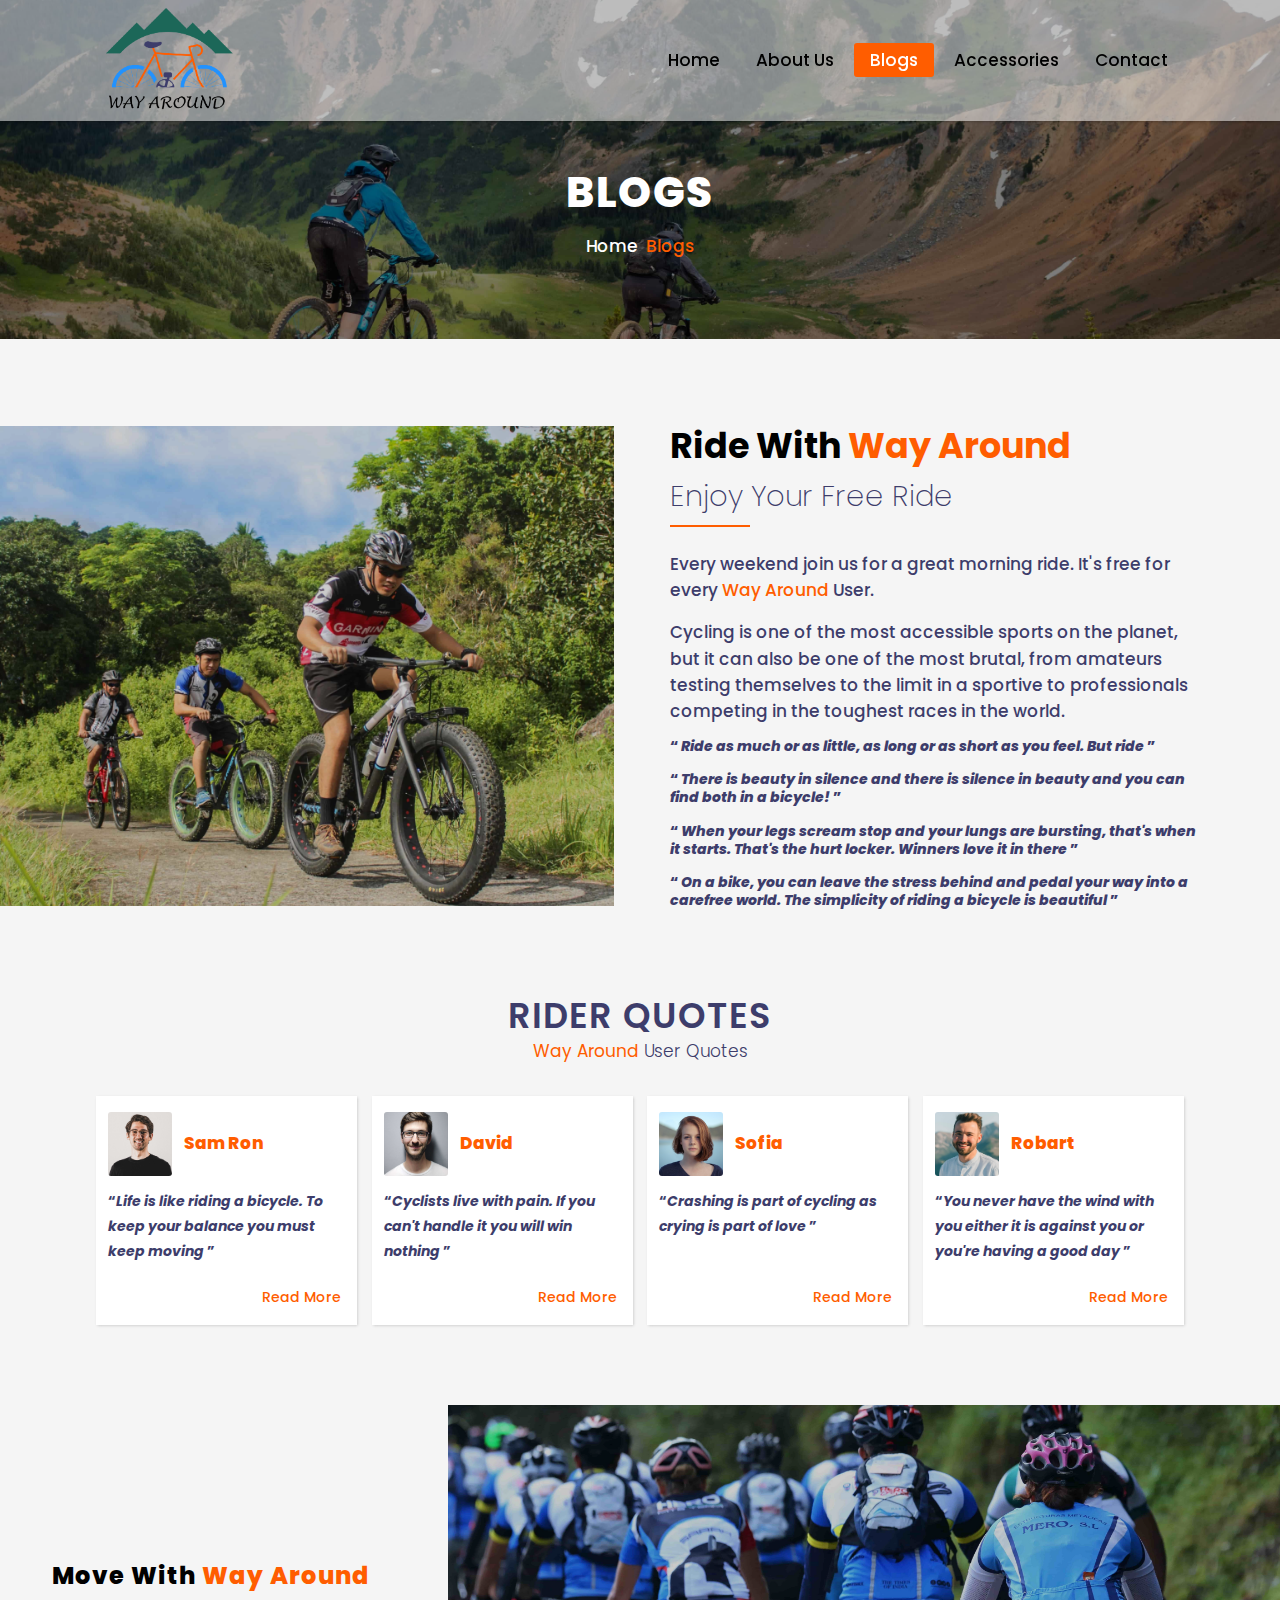
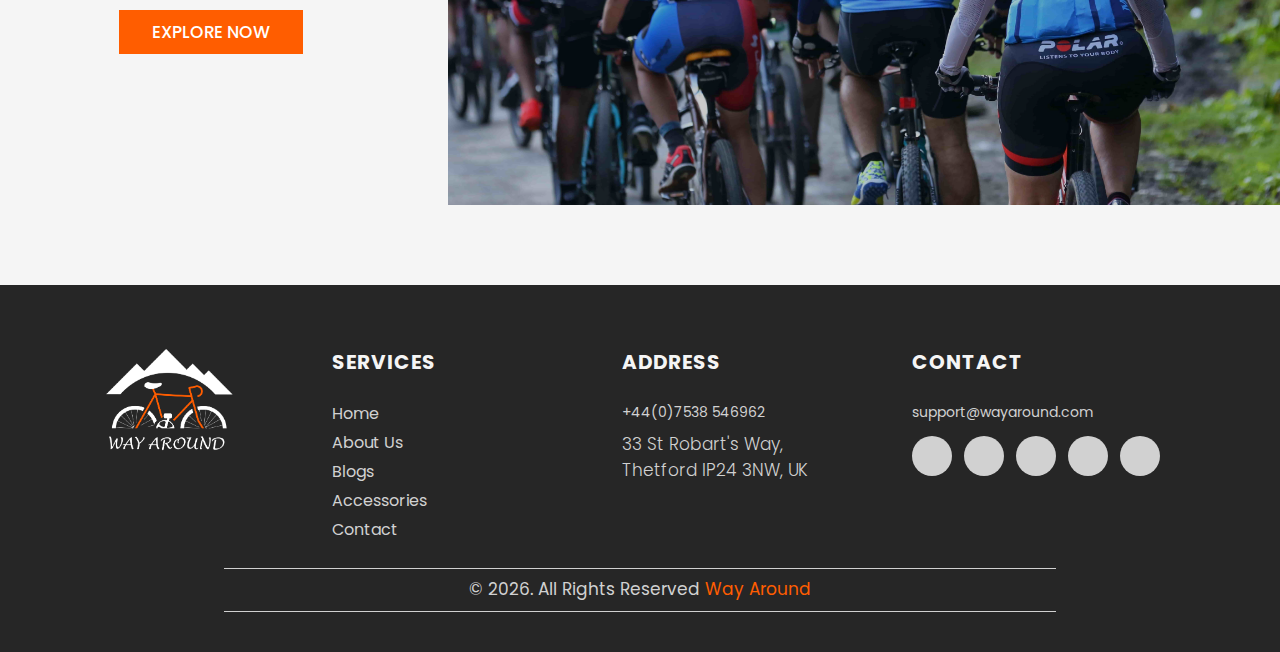
<file: blog.html>
<!DOCTYPE html>
<html lang="en">
<head>
    <meta charset="UTF-8">
    <meta http-equiv="X-UA-Compatible" content="IE=edge">
    <meta name="viewport" content="width=device-width, initial-scale=1.0">
    <!-- Title -->
    <title>Blog | Way Around</title>

    <!-- Favicon -->
    <link rel="icon" href="images/logo.png">

    <!-- Font family -->
    <link href="https://fonts.googleapis.com/css2?family=Poppins:wght@100;200;300;400;500;600;700;800;900&display=swap" rel="stylesheet">

    <!-- Font awesome icons -->
    <link rel="stylesheet" href="https://cdnjs.cloudflare.com/ajax/libs/font-awesome/6.2.1/css/all.min.css" integrity="sha512-MV7K8+y+gLIBoVD59lQIYicR65iaqukzvf/nwasF0nqhPay5w/9lJmVM2hMDcnK1OnMGCdVK+iQrJ7lzPJQd1w==" crossorigin="anonymous" referrerpolicy="no-referrer" />

    <!-- Main css -->
    <link rel="stylesheet" href="css/style.css">
</head>
<body>
    <!-- Header area start -->
    <header id="main-header" class="main-header">
        <div class="container">
            <nav>
                <div class="logo">
                    <a href="index.html">
                        <img src="images/logo.png" alt="Logo"/>
                    </a>
                </div>
                <div class="main-menu">
                    <ul>
                        <li>
                            <a href="index.html">home</a>
                        </li>
                        <li>
                            <a href="about.html">about us</a>
                        </li>
                        <li>
                            <a href="blog.html" class="active">blogs</a>
                        </li>
                        <li>
                            <a href="accessories.html">accessories</a>
                        </li>
                        <li>
                            <a href="contact.html">contact</a>
                        </li>
                    </ul>
                </div>
            </nav>
        </div>
    </header>
    <!-- Header area end -->

    <!-- Page banner area start -->
    <section id="page-banner">
        <div class="container">
            <div class="page-intro">
                <h1>blogs</h1>
                <ul>
                    <li>
                        <span>
                            <a href="index.html">home <i class="fa-solid fa-chevron-right"></i></a>
                        </span>
                    </li>
                    <li>
                        <span>blogs</span>
                    </li>
                </ul>
            </div>
        </div>
    </section>
    <!-- Page banner area end -->

    <!-- Blog banner area start -->
    <main id="blog-banner">
        <div class="d-flex">
            <div class="blog-content">
                <div class="banner-img"></div>
            </div>
            <div class="blog-content">
                <div class="banner-text">
                    <div class="banner-text-heading">
                        <h2>ride with <span>way around</span></h2>
                        <h3>enjoy your free ride</h3>
                    </div>
                    <p>Every weekend join us for a great morning ride. It's free for every <span>way around</span> User.</p>
                    <p class="small-margin-top">Cycling is one of the most accessible sports on the planet, but it can also be one of the most brutal, from amateurs testing themselves to the limit in a sportive to professionals competing in the toughest races in the world.</p>
                    <p>
                        <q>
                            <em>Ride as much or as little, as long or as short as you feel. But ride </em>
                        </q>
                    </p>
                    <p>
                        <q>
                            <em>There is beauty in silence and there is silence in beauty and you can find both in a bicycle! </em>
                        </q>
                    </p>
                    <p>
                        <q>
                            <em>When your legs scream stop and your lungs are bursting, that's when it starts. That's the hurt locker. Winners love it in there </em>
                        </q>
                    </p>
                    <p>
                        <q>
                            <em>On a bike, you can leave the stress behind and pedal your way into a carefree world. The simplicity of riding a bicycle is beautiful </em>
                        </q>
                    </p>
                </div>
            </div>
        </div>
    </main>
    <!-- Blog banner area end -->

    <!-- Rider articles area start -->
    <article class="section-padding">
        <div class="container">
            <header class="section-intro">
                <h2>rider quotes</h2>
                <p><span>way around</span> user quotes</p>
            </header>
            <div class="d-flex gap-form-heading">
                <div class="article-content">
                    <div class="rider-img">
                        <img src="images/rider1.jpg" alt="rider image"/>
                        <span class="name">sam ron</span>
                    </div>
                    <div class="quotes">
                        <q><em>Life is like riding a bicycle. To keep your balance you must keep moving </em></q>
                    </div>
                    <div class="quotes-link">
                        <a href="#">
                            <span>read more</span>
                            <span><i class="fa-solid fa-angles-right"></i></span>
                        </a>
                    </div>
                </div>
                <div class="article-content">
                    <div class="rider-img">
                        <img src="images/rider2.jpg" alt="rider image"/>
                        <span class="name">david</span>
                    </div>
                    <div class="quotes">
                        <q><em>Cyclists live with pain. If you can't handle it you will win nothing </em></q>
                    </div>
                    <div class="quotes-link">
                        <a href="#">
                            <span>read more</span>
                            <span><i class="fa-solid fa-angles-right"></i></span>
                        </a>
                    </div>
                </div>
                <div class="article-content">
                    <div class="rider-img">
                        <img src="images/rider3.jpg" alt="rider image"/>
                        <span class="name">sofia</span>
                    </div>
                    <div class="quotes">
                        <q><em>Crashing is part of cycling as crying is part of love </em></q>
                    </div>
                    <div class="quotes-link">
                        <a href="#">
                            <span>read more</span>
                            <span><i class="fa-solid fa-angles-right"></i></span>
                        </a>
                    </div>
                </div>
                <div class="article-content">
                    <div class="rider-img">
                        <img src="images/rider4.jpg" alt="rider image"/>
                        <span class="name">robart</span>
                    </div>
                    <div class="quotes">
                        <q><em>You never have the wind with you either it is against you or you're having a good day </em></q>
                    </div>
                    <div class="quotes-link">
                        <a href="#">
                            <span>read more</span>
                            <span><i class="fa-solid fa-angles-right"></i></span>
                        </a>
                    </div>
                </div>
            </div>
        </div>
    </article>
    <!-- Rider articles area end -->

    <!-- Action banner area start -->
    <section id="action-banner" class="margin-bottom">
        <div class="d-flex">
            <div class="banner-action">
                <h4>Move with <span>way around</span></h4>
                <div class="btn">
                    <a href="/accessories.html">explore now</a>
                </div>
            </div>
            <div class="blog-action-banner-img"></div>
        </div>
    </section>
    <!-- Action banner area end -->

    <!-- Footer area start -->
    <footer>
        <div class="container">
            <div class="d-flex">
                <div class="footer-logo">
                    <a href="/index.html">
                        <img src="images/footer-logo.png" alt="footer-logo"/>
                    </a>
                </div>
                <div class="footer-content">
                    <div class="heading">
                        <h5>services</h5>
                    </div>
                    <div class="service-list">
                        <ul>
                            <li>
                                <a href="/index.html">home</a>
                            </li>
                            <li>
                                <a href="/about.html">about us</a>
                            </li>
                            <li>
                                <a href="/blog.html">blogs</a>
                            </li>
                            <li>
                                <a href="/accessories.html">accessories</a>
                            </li>
                            <li>
                                <a href="/contact.html">contact</a>
                            </li>
                        </ul>
                    </div>
                </div>
                <div class="footer-content">
                    <div class="heading">
                        <h5>address</h5>
                    </div>
                    <div class="phone">
                        <a href="tel:+4407538546962">
                            <i class="fa-solid fa-phone"></i>
                            +44(0)7538 546962
                        </a>
                    </div>
                    <address>
                        33 St Robart's Way, <br> Thetford IP24 3NW, UK
                    </address>
                </div>
                <div class="footer-content">
                    <div class="heading">
                        <h5>contact</h5>
                    </div>
                    <div class="mail">
                        <a href="mailto:support@wayaround.com">
                            <i class="fa-solid fa-envelope"></i>
                            support@wayaround.com
                        </a>
                    </div>
                    <div class="social-list">
                        <ul>
                            <li>
                                <a href="#">
                                    <i class="fa-brands fa-facebook-f"></i>
                                </a>
                            </li>
                            <li>
                                <a href="#">
                                    <i class="fa-brands fa-instagram"></i>
                                </a>
                            </li>
                            <li>
                                <a href="#">
                                    <i class="fa-brands fa-square-twitter"></i>
                                </a>
                            </li>
                            <li>
                                <a href="#">
                                    <i class="fa-brands fa-linkedin"></i>
                                </a>
                            </li>
                            <li>
                                <a href="#">
                                    <i class="fa-brands fa-square-behance"></i>
                                </a>
                            </li>
                        </ul>
                    </div>
                </div>
            </div>
        </div>
        <div class="container small">
            <div class="copyright-text">
               <p>
                &copy; <span class="current-year"></span>. All Rights Reserved <a href="/index.html">Way Around</a>
               </p>
            </div>
        </div>
    </footer>
    <!-- Footer area end -->
    
    <!-- Main script -->
    <script src="js/script.js"></script>
</body>
</html>
</file>
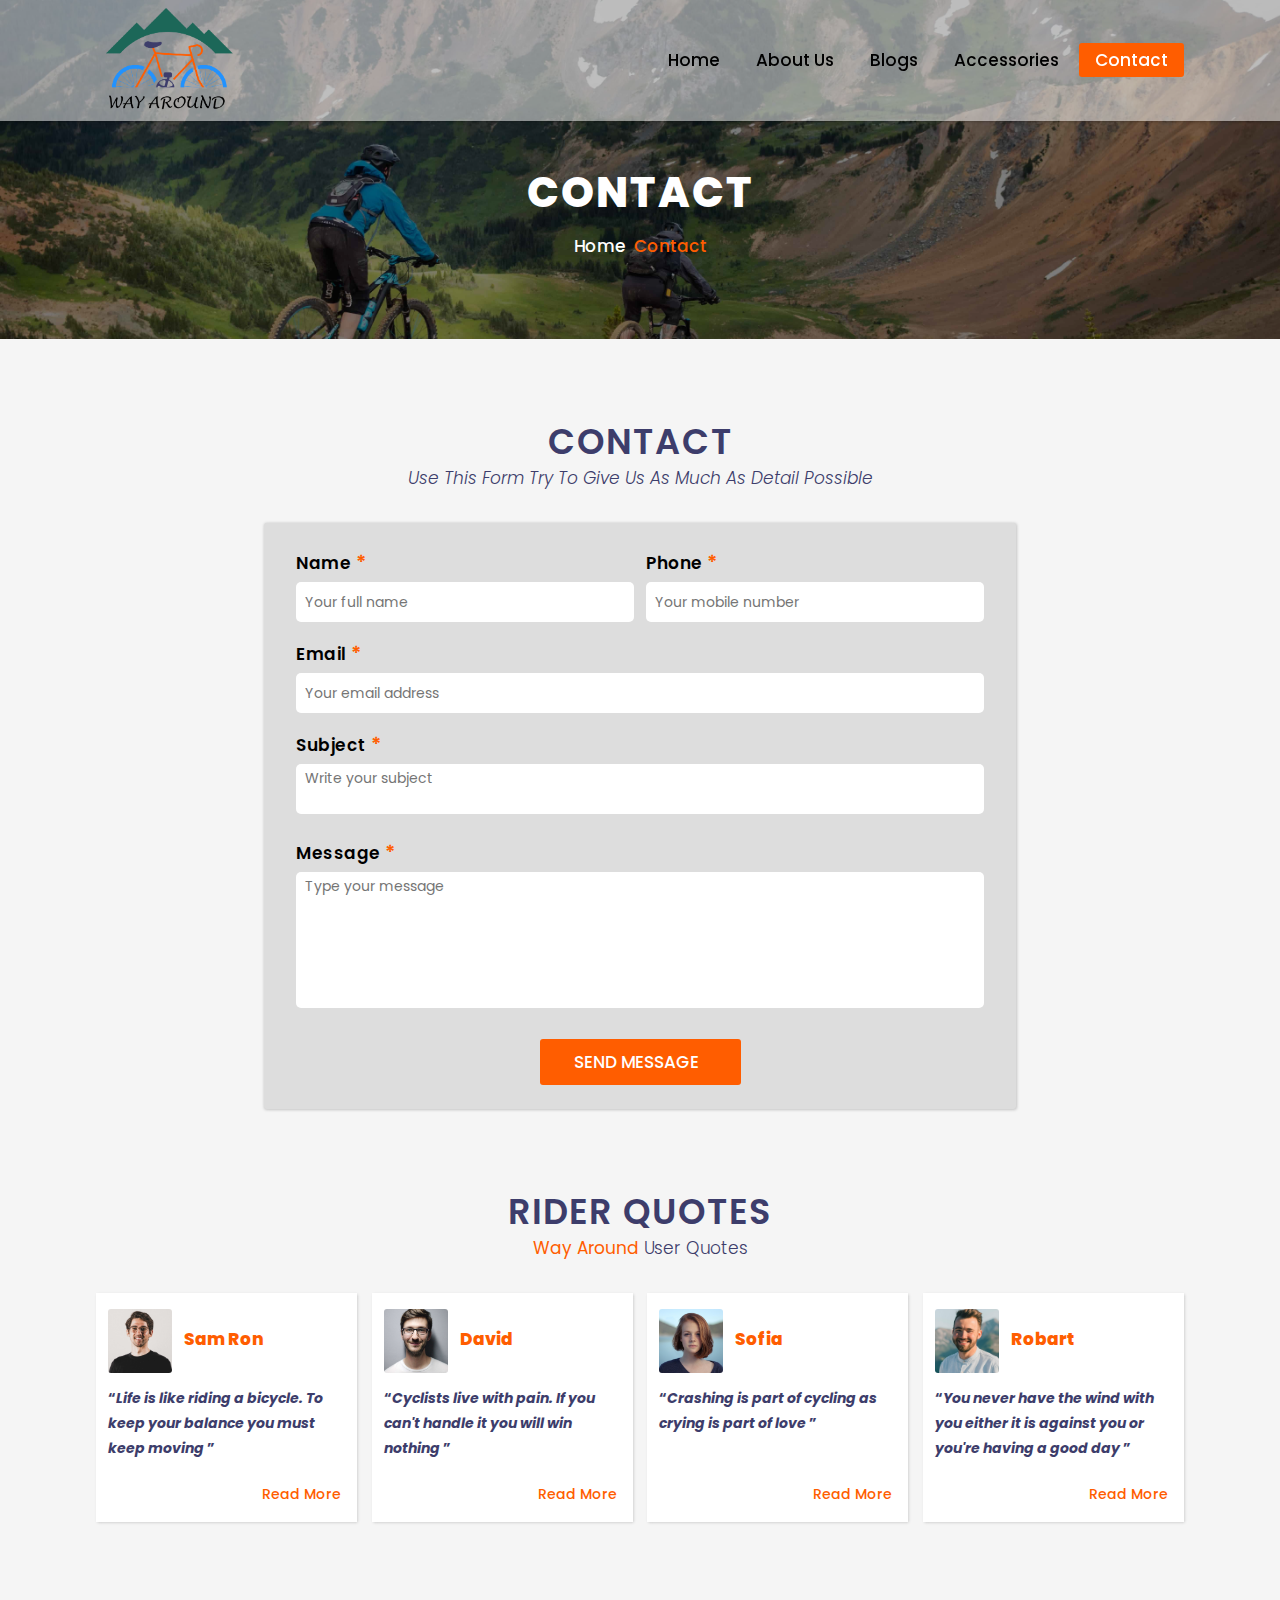
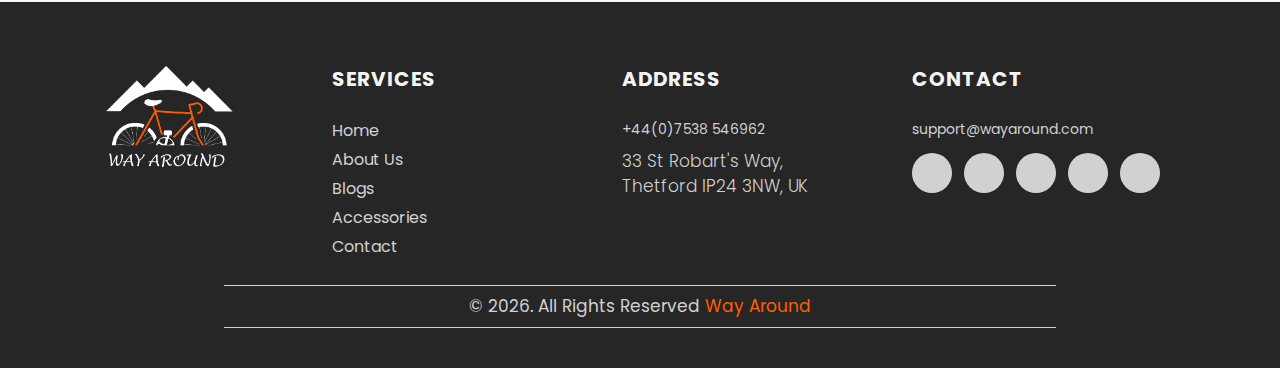
<file: contact.html>
<!DOCTYPE html>
<html lang="en">
<head>
    <meta charset="UTF-8">
    <meta http-equiv="X-UA-Compatible" content="IE=edge">
    <meta name="viewport" content="width=device-width, initial-scale=1.0">
    <!-- Title -->
    <title>Contact | Way Around</title>

    <!-- Favicon -->
    <link rel="icon" href="images/logo.png">

    <!-- Font family -->
    <link href="https://fonts.googleapis.com/css2?family=Poppins:wght@100;200;300;400;500;600;700;800;900&display=swap" rel="stylesheet">

    <!-- Font awesome icons -->
    <link rel="stylesheet" href="https://cdnjs.cloudflare.com/ajax/libs/font-awesome/6.2.1/css/all.min.css" integrity="sha512-MV7K8+y+gLIBoVD59lQIYicR65iaqukzvf/nwasF0nqhPay5w/9lJmVM2hMDcnK1OnMGCdVK+iQrJ7lzPJQd1w==" crossorigin="anonymous" referrerpolicy="no-referrer" />

    <!-- Main css -->
    <link rel="stylesheet" href="css/style.css">
</head>
<body>
    <!-- Header area start -->
    <header id="main-header" class="main-header">
        <div class="container">
            <nav>
                <div class="logo">
                    <a href="index.html">
                        <img src="images/logo.png" alt="Logo"/>
                    </a>
                </div>
                <div class="main-menu">
                    <ul>
                        <li>
                            <a href="index.html">home</a>
                        </li>
                        <li>
                            <a href="about.html" >about us</a>
                        </li>
                        <li>
                            <a href="blog.html">blogs</a>
                        </li>
                        <li>
                            <a href="accessories.html">accessories</a>
                        </li>
                        <li>
                            <a href="contact.html" class="active">contact</a>
                        </li>
                    </ul>
                </div>
            </nav>
        </div>
    </header>
    <!-- Header area end -->

    <!-- Page banner area start -->
    <section id="page-banner">
        <div class="container">
            <div class="page-intro">
                <h1>contact</h1>
                <ul>
                    <li>
                        <span>
                            <a href="index.html">home <i class="fa-solid fa-chevron-right"></i></a>
                        </span>
                    </li>
                    <li>
                        <span>contact</span>
                    </li>
                </ul>
            </div>
        </div>
    </section>
    <!-- Page banner area end -->

    <!-- Contact form area start -->
    <section id="contact">
        <form>
            <div class="container small">
                <header class="section-intro">
                    <h2>contact</h2>
                    <p><em>use this form try to give us as much as detail possible</em></p>
                </header>
                <div class="d-flex gap-form-heading">
                    <div class="form-content">
                        <div class="f-flex">
                            <div class="name">
                                <label for="name">Name <span>*</span></label>
                                <input type="text" name="name" id="name" placeholder="Your full name" required>
                            </div>
                            <div class="phone">
                                <label for="phone">Phone <span>*</span></label>
                                <input type="tel" name="phone" id="phone" placeholder="Your mobile number">
                            </div>
                        </div>
                        <div class="email small-gap">
                            <label for="email">Email <span>*</span></label>
                            <input type="email" name="email" id="email" placeholder="Your email address">
                        </div>
                        <div class="subject small-gap">
                            <label for="subject">Subject <span>*</span></label>
                            <textarea type="text" name="subject" id="subject" placeholder="Write your subject" rows="2"></textarea>
                        </div>
                        <div class="message small-gap">
                            <label for="message">Message <span>*</span></label>
                            <textarea name="message" id="message" cols="30" rows="6" placeholder="Type your message"></textarea>
                        </div>
                        <div class="btn">
                            <button type="submit">
                                <span>send message</span>
                                <i class="fa-solid fa-paper-plane"></i>
                            </button>
                            
                        </div>
                    </div>
                </div>
            </div>
        </form>
    </section>
    <!-- Contact form area end -->

    <!-- Rider articles area start -->
    <article class="section-padding">
        <div class="container">
            <header class="section-intro">
                <h2>rider quotes</h2>
                <p><span>way around</span> user quotes</p>
            </header>
            <div class="d-flex gap-form-heading">
                <div class="article-content">
                    <div class="rider-img">
                        <img src="images/rider1.jpg" alt="rider image"/>
                        <span class="name">sam ron</span>
                    </div>
                    <div class="quotes">
                        <q><em>Life is like riding a bicycle. To keep your balance you must keep moving </em></q>
                    </div>
                    <div class="quotes-link">
                        <a href="#">
                            <span>read more</span>
                            <span><i class="fa-solid fa-angles-right"></i></span>
                        </a>
                    </div>
                </div>
                <div class="article-content">
                    <div class="rider-img">
                        <img src="images/rider2.jpg" alt="rider image"/>
                        <span class="name">david</span>
                    </div>
                    <div class="quotes">
                        <q><em>Cyclists live with pain. If you can't handle it you will win nothing </em></q>
                    </div>
                    <div class="quotes-link">
                        <a href="#">
                            <span>read more</span>
                            <span><i class="fa-solid fa-angles-right"></i></span>
                        </a>
                    </div>
                </div>
                <div class="article-content">
                    <div class="rider-img">
                        <img src="images/rider3.jpg" alt="rider image"/>
                        <span class="name">sofia</span>
                    </div>
                    <div class="quotes">
                        <q><em>Crashing is part of cycling as crying is part of love </em></q>
                    </div>
                    <div class="quotes-link">
                        <a href="#">
                            <span>read more</span>
                            <span><i class="fa-solid fa-angles-right"></i></span>
                        </a>
                    </div>
                </div>
                <div class="article-content">
                    <div class="rider-img">
                        <img src="images/rider4.jpg" alt="rider image"/>
                        <span class="name">robart</span>
                    </div>
                    <div class="quotes">
                        <q><em>You never have the wind with you either it is against you or you're having a good day </em></q>
                    </div>
                    <div class="quotes-link">
                        <a href="#">
                            <span>read more</span>
                            <span><i class="fa-solid fa-angles-right"></i></span>
                        </a>
                    </div>
                </div>
            </div>
        </div>
    </article>
    <!-- Rider articles area end -->

    <!-- Footer area start -->
    <footer>
        <div class="container">
            <div class="d-flex">
                <div class="footer-logo">
                    <a href="/index.html">
                        <img src="images/footer-logo.png" alt="footer-logo"/>
                    </a>
                </div>
                <div class="footer-content">
                    <div class="heading">
                        <h5>services</h5>
                    </div>
                    <div class="service-list">
                        <ul>
                            <li>
                                <a href="/index.html">home</a>
                            </li>
                            <li>
                                <a href="/about.html">about us</a>
                            </li>
                            <li>
                                <a href="/blog.html">blogs</a>
                            </li>
                            <li>
                                <a href="/accessories.html">accessories</a>
                            </li>
                            <li>
                                <a href="/contact.html">contact</a>
                            </li>
                        </ul>
                    </div>
                </div>
                <div class="footer-content">
                    <div class="heading">
                        <h5>address</h5>
                    </div>
                    <div class="phone">
                        <a href="tel:+4407538546962">
                            <i class="fa-solid fa-phone"></i>
                            +44(0)7538 546962
                        </a>
                    </div>
                    <address>
                        33 St Robart's Way, <br> Thetford IP24 3NW, UK
                    </address>
                </div>
                <div class="footer-content">
                    <div class="heading">
                        <h5>contact</h5>
                    </div>
                    <div class="mail">
                        <a href="mailto:support@wayaround.com">
                            <i class="fa-solid fa-envelope"></i>
                            support@wayaround.com
                        </a>
                    </div>
                    <div class="social-list">
                        <ul>
                            <li>
                                <a href="#">
                                    <i class="fa-brands fa-facebook-f"></i>
                                </a>
                            </li>
                            <li>
                                <a href="#">
                                    <i class="fa-brands fa-instagram"></i>
                                </a>
                            </li>
                            <li>
                                <a href="#">
                                    <i class="fa-brands fa-square-twitter"></i>
                                </a>
                            </li>
                            <li>
                                <a href="#">
                                    <i class="fa-brands fa-linkedin"></i>
                                </a>
                            </li>
                            <li>
                                <a href="#">
                                    <i class="fa-brands fa-square-behance"></i>
                                </a>
                            </li>
                        </ul>
                    </div>
                </div>
            </div>
        </div>
        <div class="container small">
            <div class="copyright-text">
               <p>
                &copy; <span class="current-year"></span>. All Rights Reserved <a href="/index.html">Way Around</a>
               </p>
            </div>
        </div>
    </footer>
    <!-- Footer area end -->
    
    <!-- Main script -->
    <script src="js/script.js"></script>
</body>
</html>
</file>
<file: css/style.css>
* {
    margin: 0;
    padding: 0;
    box-sizing: border-box;
    outline: 0;
}

a {
    display: inline-block;
    text-decoration: none;
}

ul,
ol {
    margin: 0;
    padding: 0;
    list-style: none;
}

img,
svg {
    vertical-align: middle;
}

h1,
h2,
h3,
h4,
h5,
h6,
a,
p,
li,
span {
    margin: 0;
    padding: 0;
} 

body {
    color: #3D3D6B;
    background-color: #f5f5f5;
    font-family: 'Poppins', sans-serif;
}

::selection {
    color: #fff;
    background: #FF5D00;
}

::-moz-selection {
    color: #fff;
    background: #FF5D00;
}

.container {
    width: 85%;
    margin: 0 auto;
}

.container.small {
    width: 65%;
    margin: 0 auto;
}

.section-padding {
    padding: 80px 0;
}

.section-intro {
    text-align: center;
}

.section-intro h2 {
    letter-spacing: 2px;
    text-transform: uppercase;
    font: 600 35px/1.3 'Poppins', sans-serif;
}

.section-intro p {
    text-transform: capitalize;
    font: 300 17px/1.55 'Poppins', sans-serif;
}

.section-intro p span {
    color: #FF5D00;
    font: 400 17px/1.55 'Poppins', sans-serif;
}

.gap-form-heading {
    padding-top: 32px;
}

#page-banner {
    padding: 160px 0 80px;
    position: relative;
    top: 0;
    left: 0;
    z-index: 1;
    background: url(../images/page-banner.jpg) no-repeat center / cover;
}

#page-banner::after {
    position: absolute;
    top: 0;
    left: 0;
    content: '';
    height: 100%;
    width: 100%;
    background-color: rgba(0, 0, 0, 0.5);
    z-index: -1;
}

.page-intro {
    text-align: center;
}

.page-intro h1 {
    color: #fff;
    text-transform: uppercase;
    letter-spacing: 2px;
    font: 800 42px/1.55 'Poppins', sans-serif;
}

.page-intro ul {
    margin-top: 8px;
    display: flex;
    gap: 8px;
    justify-content: center;
}

.page-intro ul li span {
    color: #FF5D00;
    text-transform: capitalize;
    font: 500 17px/1.55 'Poppins', sans-serif;
}

.page-intro ul li span a {
    color: #fff;
}

.page-intro ul li span a:hover {
    color: #FF5D00;
}

.page-intro ul li span a i {
    font-size: 12px;
}

.small-margin-top {
    margin-top: 16px;
}

.margin-bottom {
    margin-bottom: 80px;
}

/* Common part css end */

#main-header {
    position: fixed;
    top: 0;
    left: 0;
    width: 100%;
    z-index: 999;
    background-color: rgba(255, 255, 255, 0.5);
    box-shadow: .5px .5px 3px 0 rgba(0, 0, 0, 0.3);
}

.main-header.sticky-header {
    background-color: rgba(255, 255, 255, 0.7);
    animation: sticky-anim .5s linear 1;
    -webkit-animation: sticky-anim .5s linear 1;
}

@keyframes sticky-anim {
    0%{
        top: -32px;
    }
    100%{
        top: 0;
    }
}

#main-header nav {
    display: flex;
    padding: 8px 0;
    align-items: center;
    justify-content: space-between;
}

#main-header nav .logo img {
    width: 140px;
}

#main-header nav .main-menu ul {
    display: flex;
    gap: 4px;
}

#main-header nav .main-menu ul li a {
    color: rgb(0, 0, 0);
    padding: 4px 16px;
    text-transform: capitalize;
    font: 500 17px/1.55 'Poppins', sans-serif;
    border-radius: 3px;
    -webkit-border-radius: 3px;
    -moz-border-radius: 3px;
    -ms-border-radius: 3px;
    -o-border-radius: 3px;
    transition: all ease .3s;
    -webkit-transition: all ease .3s;
    -moz-transition: all ease .3s;
    -ms-transition: all ease .3s;
    -o-transition: all ease .3s;
}

#main-header nav .main-menu ul li a:hover,
#main-header nav .main-menu ul li a.active {
    color: #fff;
    background-color: #FF5D00;
}

/* Header area css end */

#hero-area {
    height: 620px;
    background: url(../images/hero-area-banner.jpg) no-repeat center /cover;
    position: relative;
    top: 0;
    left: 0;
    z-index: 1;
}

#hero-area::after {
    position: absolute;
    top: 0;
    left: 0;
    content: '';
    height: 100%;
    width: 100%;
    z-index: -1;
    background-color: rgba(0, 0, 0, 0.5);
}

#hero-area .container, 
.d-flex {
    height: 100%;
    display: flex;
    align-items: center;
}

.heading-content h1 {
    padding-top: 100px;
    color: #fff;
    margin-bottom: 8px;
    text-transform: capitalize;
    letter-spacing: 2px;
    font: 700 42px/1.55 'Poppins', sans-serif;
}

.heading-content p {
    color: #f5f5f5;
    font: 300 17px/1.55 'Poppins', sans-serif;
}

.heading-content .btn {
    margin-top: 32px;
}

.heading-content .btn a {
    padding: 8px 32px;
    color: #fff;
    text-transform: uppercase;
    border: 2px solid #FF5D00;
    font: 500 17px/1.55 'Poppins', sans-serif;
    transition: all ease .4s;
    -webkit-transition: all ease .4s;
    -moz-transition: all ease .4s;
    -ms-transition: all ease .4s;
    -o-transition: all ease .4s;
    transform: translateY(0);
    -webkit-transform: translateY(0);
    -moz-transform: translateY(0);
    -ms-transform: translateY(0);
    -o-transform: translateY(0);
}

.heading-content .btn a:hover {
    background-color: #FF5D00;
    border: 2px solid transparent;
    transform: translateY(-2px);
    -webkit-transform: translateY(-2px);
    -moz-transform: translateY(-2px);
    -ms-transform: translateY(-2px);
    -o-transform: translateY(-2px);
}

/* Header area css end */

#feature .d-flex {
    display: flex;
    gap: 20px;
}

#feature .feature-content {
    width: 32%;
    background-color: #fff;
    padding: 12px 24px;
    text-align: center;
    box-shadow: .5px .5px 3px 0px rgba(0, 0, 0, 0.2);
}

#feature .feature-content .img {
    margin-bottom: 20px;
    text-align: center;
    padding: 8px;
    position: relative;
    top: 0;
    left: 0;
}

#feature .feature-content .img::after {
    position: absolute;
    content: '';
    bottom: 0;
    left: 50%;
    height: 2px;
    width: 0;
    background-color: #FF5D00;
    transform: translateX(-50%);
    -webkit-transform: translateX(-50%);
    -moz-transform: translateX(-50%);
    -ms-transform: translateX(-50%);
    -o-transform: translateX(-50%);
    transition: all ease .3s;
    -webkit-transition: all ease .3s;
    -moz-transition: all ease .3s;
    -ms-transition: all ease .3s;
    -o-transition: all ease .3s;
}

#feature .feature-content .img img {
    width: 64px;
    opacity: .7;
    transition: all ease .3s;
    -webkit-transition: all ease .3s;
    -moz-transition: all ease .3s;
    -ms-transition: all ease .3s;
    -o-transition: all ease .3s;
}

#feature .feature-content:hover .img::after {
    width: 80px;
}

#feature .feature-content:hover .img img {
    opacity: 1;
}

#feature .feature-content .text h5 {
    text-transform: capitalize;
    font: 700 20px/1.55 'Poppins', sans-serif;
    margin-bottom: 8px;
    color: #000;
}

#feature .feature-content .text p {
    text-transform: capitalize;
    font: 500 13px/1.55 'Poppins', sans-serif;
}

#feature .feature-content .text p span {
    color: #FF5D00;
}

/* Feature area css end */

#action-banner .d-flex {
    display: flex;
    align-items: center;
    justify-content: space-between;
}

.action-banner-img {
    width: 65%;
    height: 400px;
    background: url(../images/action-banner.jpg) no-repeat center / cover;
    position: relative;
    top: 0;
    left: 0;
    z-index: 1;
}

.action-banner-img::after {
    position: absolute;
    top: 0;
    left: 0;
    height: 100%;
    width: 100%;
    content: '';
    background-color: rgba(0, 0, 0, 0.2);
    z-index: -1;
}

.about-action-banner-img {
    width: 65%;
    height: 400px;
    background: url(../images/about-action-banner.jpg) no-repeat center / cover;
    position: relative;
    top: 0;
    left: 0;
    z-index: 1;
}

.about-action-banner-img::after {
    position: absolute;
    top: 0;
    left: 0;
    height: 100%;
    width: 100%;
    content: '';
    background-color: rgba(0, 0, 0, 0.2);
    z-index: -1;
}

.blog-action-banner-img {
    width: 65%;
    height: 400px;
    background: url(../images/blog-action-banner.jpg) no-repeat center / cover;
    position: relative;
    top: 0;
    left: 0;
    z-index: 1;
}

.blog-action-banner-img::after {
    position: absolute;
    top: 0;
    left: 0;
    height: 100%;
    width: 100%;
    content: '';
    background-color: rgba(0, 0, 0, 0.2);
    z-index: -1;
}

.banner-action {
    width: 33%;
    text-align: center;
}

.banner-action h4 {
    color: #000;
    letter-spacing: 1px;
    text-transform: capitalize;
    font: 800 24px/1.55 'Poppins', sans-serif;
}

.banner-action h4 span {
    color: #FF5D00;
}

.banner-action .btn {
    text-align: center;
    margin-top: 16px;
}

.banner-action .btn a {
    padding: 8px 32px;
    color: #fff;
    text-transform: uppercase;
    background-color: #FF5D00;
    font: 500 17px/1.55 'Poppins', sans-serif;
    transition: all ease .3s;
    -webkit-transition: all ease .3s;
    -moz-transition: all ease .3s;
    -ms-transition: all ease .3s;
    -o-transition: all ease .3s;
    border: 1px solid transparent;
}

.banner-action .btn a:hover {
    color: #FF5D00;
    background-color: #fff;
    border: 1px solid #FF5D00;
}

/* Banner action area css end */

#widget .d-flex {
    display: flex;
    flex-wrap: wrap;
    justify-content: space-between;
}

.accessories-content {
    width: 24%;
    background-color: #fff;
    box-shadow: .5px .5px 3px 0 rgba(0, 0, 0, 0.2);
}

.accessories-content .img {
    overflow: hidden;
    height: 240px;
    margin-bottom: 12px;
}

.accessories-content .img img {
    height: 100%;
    width: 100%;
    object-fit: cover;
    object-position: center;
    transform: scale(1);
    -webkit-transform: scale(1);
    -moz-transform: scale(1);
    -ms-transform: scale(1);
    -o-transform: scale(1);
    transition: all ease .5s;
    -webkit-transition: all ease .5s;
    -moz-transition: all ease .5s;
    -ms-transition: all ease .5s;
    -o-transition: all ease .5s;
}

.accessories-content:hover .img img {
    transform: scale(1.1);
    -webkit-transform: scale(1.1);
    -moz-transform: scale(1.1);
    -ms-transform: scale(1.1);
    -o-transform: scale(1.1);
}

.accessories-content .text {
    padding: 16px 20px;
}

.accessories-content .text h6 {
    text-transform: capitalize;
    font: 500 16px/1.55 'Poppins', sans-serif;
}

.accessories-content .product-rating {
    margin-top: 8px;
}

.accessories-content .product-rating ul {
    display: inline-flex;
    gap: 4px;
}

.accessories-content .product-rating ul li i {
    font-size: 12px;
    color: #FF5D00;
}

.widget-flex {
    margin-top: 20px;
    display: flex;
    align-items: center;
    justify-content: space-between;
}

.accessories-content .text .price {
    display: inline-flex;
    align-items: center;
    gap: 4px;
    color: #000;
    font: 600 20px/1.55 'Poppins', sans-serif;
}

.accessories-content .text .currency {
    font-size: 17px;
    font-weight: 400;
}

.accessories-content .btn a {
    padding: 8px 16px;
    color: #fff;
    text-transform: uppercase;
    background-color: #FF5D00;
    font: 500 14px/1.55 'Poppins', sans-serif;
    transition: all ease .3s;
    -webkit-transition: all ease .3s;
    -moz-transition: all ease .3s;
    -ms-transition: all ease .3s;
    -o-transition: all ease .3s;
    border: 1px solid transparent;
}

.accessories-content .btn a:hover {
    color: #FF5D00;
    background-color: #fff;
    border: 1px solid #FF5D00;
}

/* Acessories area css end */

#customer {
    padding: 80px 0;
    position: relative;
    top: 0;
    left: 0;
    z-index: 1;
    background: url(../images/review-banner.jpg) no-repeat center / cover;
}

#customer::after {
    position: absolute;
    top: 0;
    left: 0;
    content: '';
    height: 100%;
    width: 100%;
    background-color: rgba(0, 0, 0, 0.5);
    z-index: -1;
}

#customer .d-flex {
    display: flex;
    justify-content: space-around;
}

.customer-content {
    width: 32%;
    text-align: center;
}

.customer-content h4 {
    color: #fff;
    text-transform: capitalize;
    letter-spacing: 1px;
    margin-bottom: 12px;
    font: 300 24px/1.55 'Poppins', sans-serif;
}

.customer-content .icon {
    color: #f5f5f5;
    font-size: 30px;
    display: inline-block;
    margin-bottom: 12px;
}

.customer-content .quantity {
    color: #FF5D00;
    display: block;
    font: 700 20px/1.55 'Poppins', sans-serif;
}

/* Customer area css end */

article .d-flex {
    display: flex;
    justify-content: space-between;
}

.article-content {
    width: 24%;
    padding: 16px 12px;
    background-color: #fff;
    box-shadow: .5px .5px 3px 0 rgba(0, 0, 0, 0.2);
}

.article-content .rider-img img {
    height: 64px;
    width: 64px;
    object-fit: cover;
    object-position: center;
    border-radius: 3px;
    -webkit-border-radius: 3px;
    -moz-border-radius: 3px;
    -ms-border-radius: 3px;
    -o-border-radius: 3px;
}

.article-content .rider-img .name {
    color: #FF5D00;
    display: inline-block;
    margin-left: 8px;
    text-transform: capitalize;
    font: 800 17px/1.55 'Poppins', sans-serif;
}

.article-content .quotes {
    margin-top: 12px;
    height: 80px;
}

.article-content .quotes q {
    font: 700 14px/1.3 'Poppins', sans-serif;
}

.article-content .quotes-link {
    padding-top: 16px;
    text-align: end;
}

.article-content .quotes-link a {
    display: inline-flex;
    align-items: center;
    gap: 4px;
    color: #FF5D00;
    text-transform: capitalize;
    font: 500 14px/1.3 'Poppins', sans-serif;
    transition: all ease .3s;
    -webkit-transition: all ease .3s;
    -moz-transition: all ease .3s;
    -ms-transition: all ease .3s;
    -o-transition: all ease .3s;
}

.article-content .quotes-link a:hover {
    gap: 6px;
}

.article-content .quotes-link a i {
    font-size: 12px;
}

/* Aricle area css end */

footer {
    padding: 64px 0 40px 0;
    background-color: #262626;
}

footer .d-flex {
    display: flex;
    margin-bottom: 24px;
    align-items: flex-start;
    justify-content: space-between;
}

.footer-logo {
    width: 20%;
}

.footer-logo img {
    width: 140px;
}

.footer-content {
    width: 25%;
}

.footer-content .heading h5 {
    text-transform: uppercase;
    letter-spacing: 1px;
    color: #f5f5f5;
    margin-bottom: 24px;
    font: 700 20px/1.3 'Poppins', sans-serif;
}

footer .service-list ul li a {
    color: #d1d1d1;
    padding: 2px 0;
    text-transform: capitalize;
    transition: all ease .3s;
    -webkit-transition: all ease .3s;
    -moz-transition: all ease .3s;
    -ms-transition: all ease .3s;
    -o-transition: all ease .3s;
}

footer .service-list ul li a:hover {
    color: #f5f5f5;
}

footer .phone a {
    color: #d1d1d1;
    font: 400 14px/1.5 'Poppins', sans-serif;
    transition: all ease .3s;
    -webkit-transition: all ease .3s;
    -moz-transition: all ease .3s;
    -ms-transition: all ease .3s;
    -o-transition: all ease .3s;
}

footer .phone a:hover {
    color: #f5f5f5;
}

footer address {
    color: #d1d1d1;
    margin-top: 8px;
    font: 300 17px/1.5 'Poppins', sans-serif;
}

footer .mail a {
    color: #d1d1d1;
    font: 400 14px/1.5 'Poppins', sans-serif;
    transition: all ease .3s;
    -webkit-transition: all ease .3s;
    -moz-transition: all ease .3s;
    -ms-transition: all ease .3s;
    -o-transition: all ease .3s;
}

footer .mail a:hover {
    color: #f5f5f5;
}

footer .social-list {
    margin-top: 12px;
}

footer .social-list ul {
    display: flex;
    gap: 12px;
}

footer .social-list ul li a {
    height: 40px;
    width: 40px;
    line-height: 40px;
    text-align: center;
    color: #262626;
    font-size: 20px;
    background-color: #d1d1d1;
    border-radius: 50%;
    -webkit-border-radius: 50%;
    -moz-border-radius: 50%;
    -ms-border-radius: 50%;
    -o-border-radius: 50%;
    transition: all ease .3s;
    -webkit-transition: all ease .3s;
    -moz-transition: all ease .3s;
    -ms-transition: all ease .3s;
    -o-transition: all ease .3s;
}

footer .social-list ul li a:hover {
    color: #d1d1d1;
    background-color: transparent;
}

footer .copyright-text {
    padding: 8px 0;
    text-align: center;
    border-top: 1px solid #d1d1d1;
    border-bottom: 1px solid #d1d1d1;
}

footer .copyright-text p {
    color: #d1d1d1;
    font: 400 17px/1.5 'Poppins', sans-serif;
}

footer .copyright-text p a {
    color: #FF5D00;
    transition: all ease .3s;
    -webkit-transition: all ease .3s;
    -moz-transition: all ease .3s;
    -ms-transition: all ease .3s;
    -o-transition: all ease .3s;
}

footer .copyright-text p a:hover {
    color: #f5f5f5;
}

/* Footer area css end */

/* 
    ======= Home page css end ======= 
*/

#about {
    padding-top: 80px;
}

#about .d-flex {
    display: flex;
    gap: 16px;
}

.about-content {
    width: 48%;
}

.about-content .banner {
    height: 480px;
    position: relative;
    top: 0;
    left: 0;
    background: url(../images/about-banner.jpg) no-repeat center / cover;
}

.about-content .banner::after {
    position: absolute;
    height: 100%;
    width: 100%;
    content: '';
    top: 0;
    left: 0;
    background-color: rgba(0, 0, 0, 0.1);
}

.about-content .banner-text {
    padding: 0 40px;
    
}

.about-content .banner-text-heading {
    margin-bottom: 32px;
    position: relative;
    top: 0;
    left: 0;
}

.about-content .banner-text-heading::after {
    position: absolute;
    content: '';
    bottom: -8px;
    left: 0;
    height: 2px;
    width: 80px;
    background-color: #FF5D00;
}

.about-content .banner-text-heading h2 {
    color: #000;
    text-transform: capitalize;
    font: 700 35px/1.55 'Poppins', sans-serif;
}

.about-content .banner-text-heading h2 span {
    color: #FF5D00;
}

.about-content .banner-text-heading h3 {
    text-transform: capitalize;
    font: 200 29px/1.55 'Poppins', sans-serif;
}

.about-content .banner-text p {
    font: 500 17px/1.55 'Poppins', sans-serif;
}

.about-content .banner-text p span {
    color: #FF5D00;
    text-transform: capitalize;
}

.about-content .banner-text p q {
    margin-top: 12px;
    display: inline-block;
    font: 800 14px/1.3 'Poppins', sans-serif;
}

/* About banner area css end */

/* 
    ======= About page css end ======= 
*/

#blog-banner {
    margin-top: 80px;
}

#blog-banner .d-flex {
    display: flex;
    align-items: center;
    gap: 16px;
}

#blog-banner .blog-content {
    width: 48%;
}

#blog-banner .blog-content .banner-img {
    height: 480px;
    position: relative;
    top: 0;
    left: 0;
    background: url(../images/blog-banner.jpg) no-repeat center / cover;
}

#blog-banner .blog-content .banner-img::after {
    position: absolute;
    content: '';
    top: 0;
    left: 0;
    height: 100%;
    width: 100%;
    background-color: rgba(0, 0, 0, 0.2);
}

#blog-banner .blog-content .banner-text {
    padding: 0 40px;
}

.blog-content .banner-text-heading {
    margin-bottom: 32px;
    position: relative;
    top: 0;
    left: 0;
}

.blog-content .banner-text-heading::after {
    position: absolute;
    content: '';
    bottom: -8px;
    left: 0;
    height: 2px;
    width: 80px;
    background-color: #FF5D00;
}

.blog-content .banner-text-heading h2 {
    color: #000;
    text-transform: capitalize;
    font: 700 35px/1.55 'Poppins', sans-serif;
}

.blog-content .banner-text-heading h2 span {
    color: #FF5D00;
}

.blog-content .banner-text-heading h3 {
    text-transform: capitalize;
    font: 200 29px/1.55 'Poppins', sans-serif;
}

.blog-content .banner-text p {
    font: 500 17px/1.55 'Poppins', sans-serif;
}

.blog-content .banner-text p span {
    color: #FF5D00;
    text-transform: capitalize;
}

.blog-content .banner-text p q {
    margin-top: 12px;
    display: inline-block;
    font: 800 14px/1.3 'Poppins', sans-serif;
}

/* Blog banner area css end */

/* 
    ======= Blog page css end ======= 
*/

.customer-acc-page {
    margin: 0 0 80px;
}

.accessories-page-action {
    margin-top: 24px;
    padding: 8px 0;
    text-align: end;
    border-top: 2px solid #c7c7c7;
    border-bottom: 2px solid #c7c7c7;
}

.accessories-page-action ul {
    display: inline-flex;
    gap: 4px;
}

.accessories-page-action ul li a {
    height: 32px;
    width: 32px;
    line-height: 32px;
    text-align: center;
    color: #fff;
    background-color: #FF5D00;
    font-size: 14px;
}

/* Widget area css end */

/* 
    ======= Accessories page css end ======= 
*/

#contact {
    padding-top: 80px;
    background-color: #f5f5f5;
}

#contact .d-flex {
    display: flex;
    justify-content: center;
}

#contact .form-content {
    width: 100%;
    margin: 0 40px;
    padding: 24px 32px;
    background-color: #dddddd;
    box-shadow: .5px .5px 3px 0 rgba(0, 0, 0, 0.2);
    border-radius: 3px;
    -webkit-border-radius: 3px;
    -moz-border-radius: 3px;
    -ms-border-radius: 3px;
    -o-border-radius: 3px;
}

#contact .small-gap {
    margin-top: 16px;
}

.form-content .f-flex {
    display: flex;
    gap: 12px;
    justify-content: space-between;
}

.form-content .f-flex .name {
    width: 50%;
}

.form-content .f-flex .phone {
    width: 50%;
}

.form-content label {
    display: block;
    color: #000;
    margin-bottom: 4px;
    letter-spacing: .5px;
    font: 600 17px/1.55 'Poppins', sans-serif;
}

.form-content label span {
    color: #FF5D00;
    font-size: 20px;
}

.form-content input {
    width: 100%;
    height: 40px;
    border: none;
    padding-left: 8px;
    color: #000;
    background-color: #fff;
    font: 500 14px/1.55 'Poppins', sans-serif;
    transition: all ease .3s;
    -webkit-transition: all ease .3s;
    -moz-transition: all ease .3s;
    -ms-transition: all ease .3s;
    -o-transition: all ease .3s;
    border-radius: 5px;
    -webkit-border-radius: 5px;
    -moz-border-radius: 5px;
    -ms-border-radius: 5px;
    -o-border-radius: 5px;
    border: 1px solid transparent;
}

.form-content input:hover {
    background-color: #f5f5f5;
}

.form-content input:focus {
    background-color: #fff;
    border: 1px solid #FF5D00;
}

.form-content textarea {
    width: 100%;
    border: none;
    resize: none;
    padding: 4px 0 0 8px;
    font: 500 14px/1.55 'Poppins', sans-serif;
    transition: all ease .3s;
    -webkit-transition: all ease .3s;
    -moz-transition: all ease .3s;
    -ms-transition: all ease .3s;
    -o-transition: all ease .3s;
    border-radius: 5px;
    -webkit-border-radius: 5px;
    -moz-border-radius: 5px;
    -ms-border-radius: 5px;
    -o-border-radius: 5px;
    border: 1px solid transparent;
}

.form-content textarea:hover {
    background-color: #f5f5f5;
}

.form-content textarea:focus {
    background-color: #fff;
    border: 1px solid #FF5D00;
}

.form-content input::placeholder {
    font: 400 14px/1.3 'Poppins', sans-serif;
}

.form-content textarea::placeholder {
    font: 400 14px/1.3 'Poppins', sans-serif;
}

.form-content .btn {
    margin-top: 24px;
    text-align: center;
}

.form-content .btn button {
    padding: 8px 32px;
    color: #fff;
    border: 2px solid transparent;
    text-transform: uppercase;
    background-color: #FF5D00;
    font: 500 17px/1.55 'Poppins', sans-serif;
    border-radius: 3px;
    -webkit-border-radius: 3px;
    -moz-border-radius: 3px;
    -ms-border-radius: 3px;
    -o-border-radius: 3px;
    cursor: pointer;
    transition: all ease .3s;
    -webkit-transition: all ease .3s;
    -moz-transition: all ease .3s;
    -ms-transition: all ease .3s;
    -o-transition: all ease .3s;
    display: inline-flex;
    gap: 8px;
    align-items: center;
}

.form-content .btn button:hover {
    color: #FF5D00;
    background-color: #ffffff;
    border: 2px solid #FF5D00;
}

/* Contact form area css end */

/* 
    ======= Contact page css end ======= 
*/
</file>
